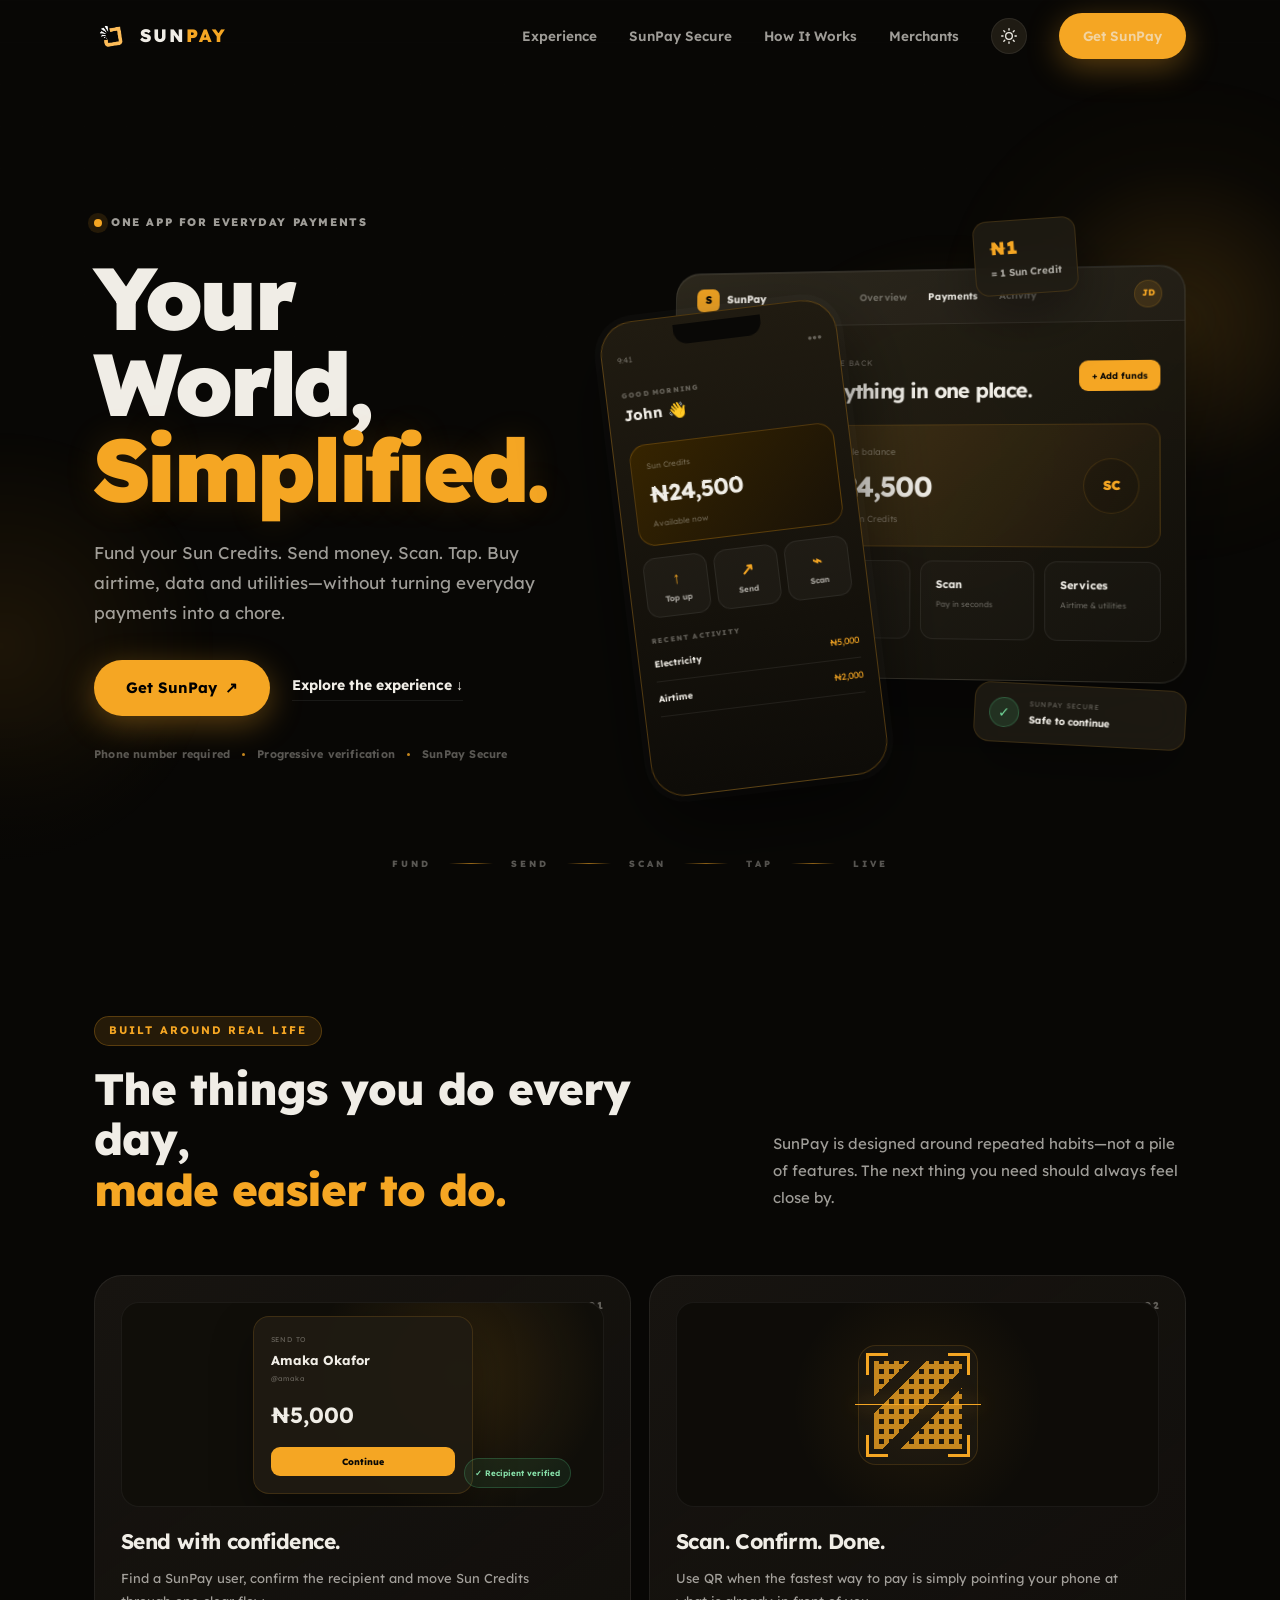
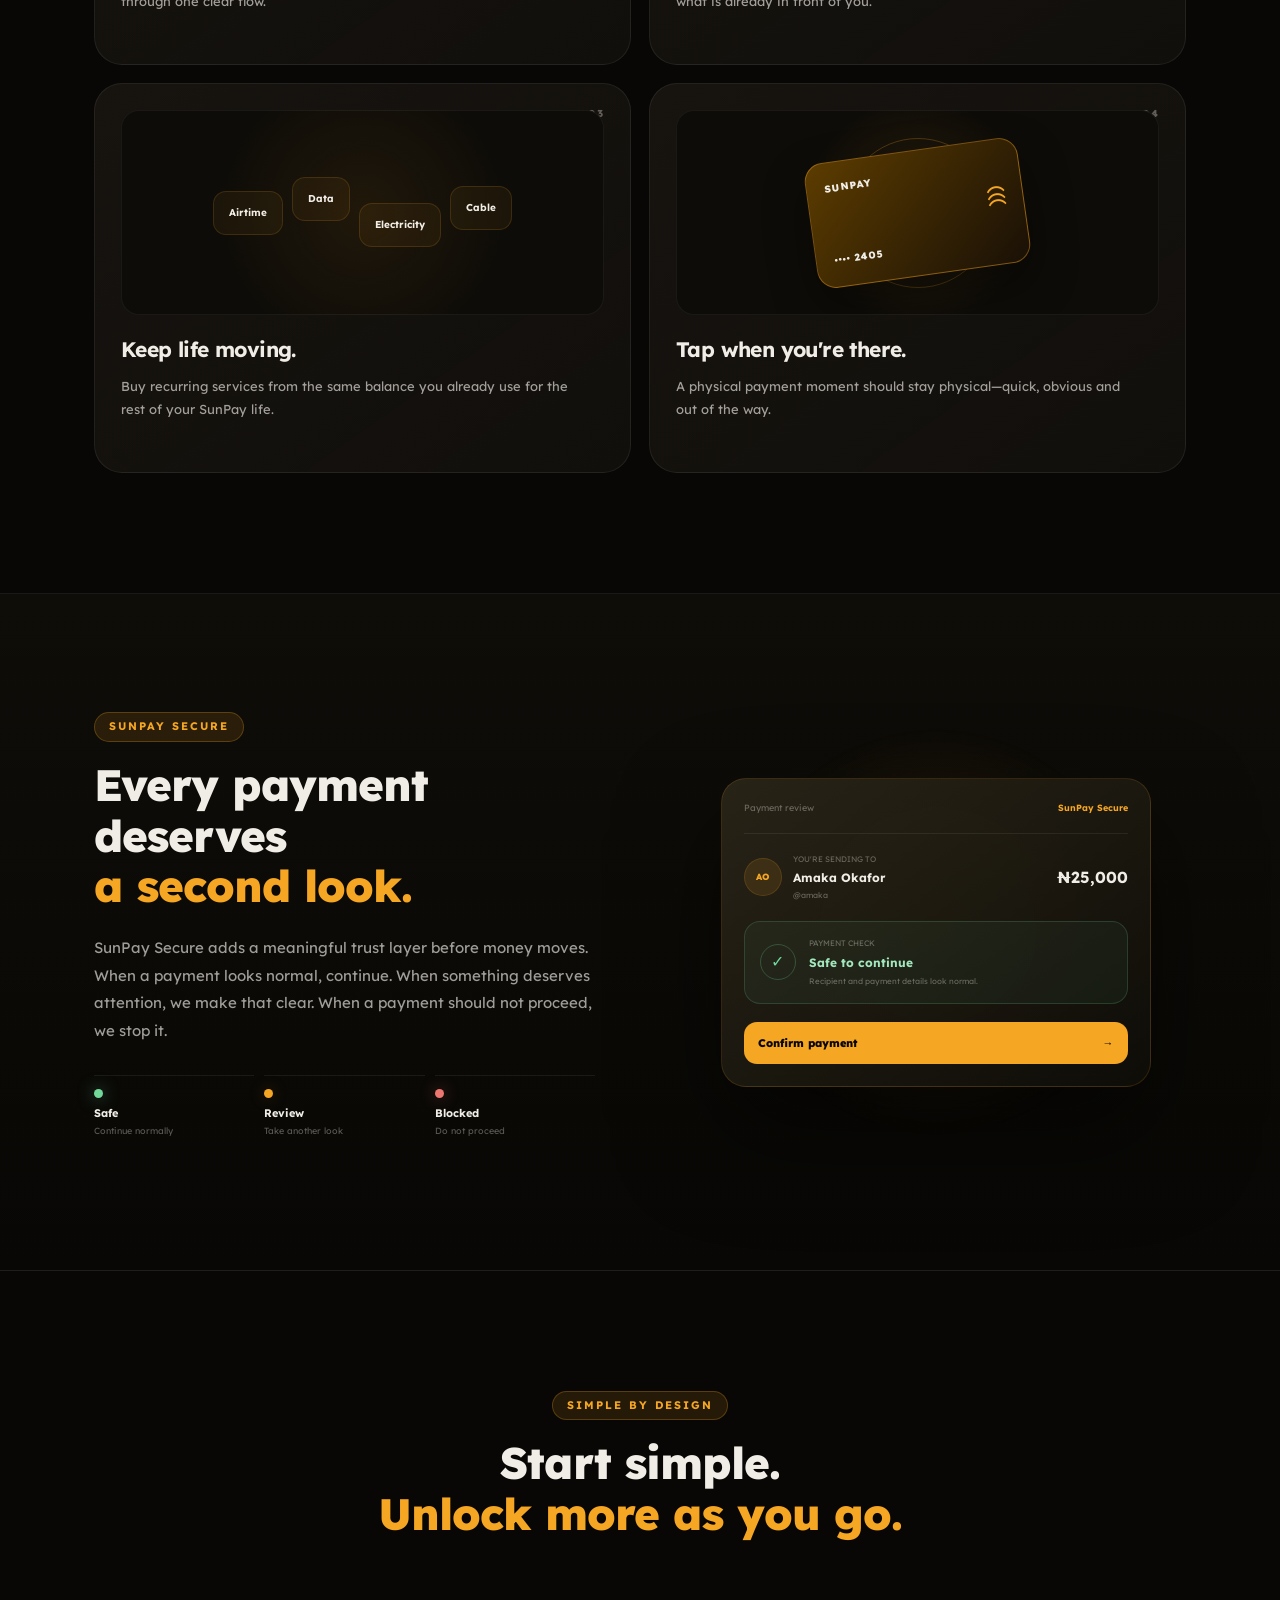
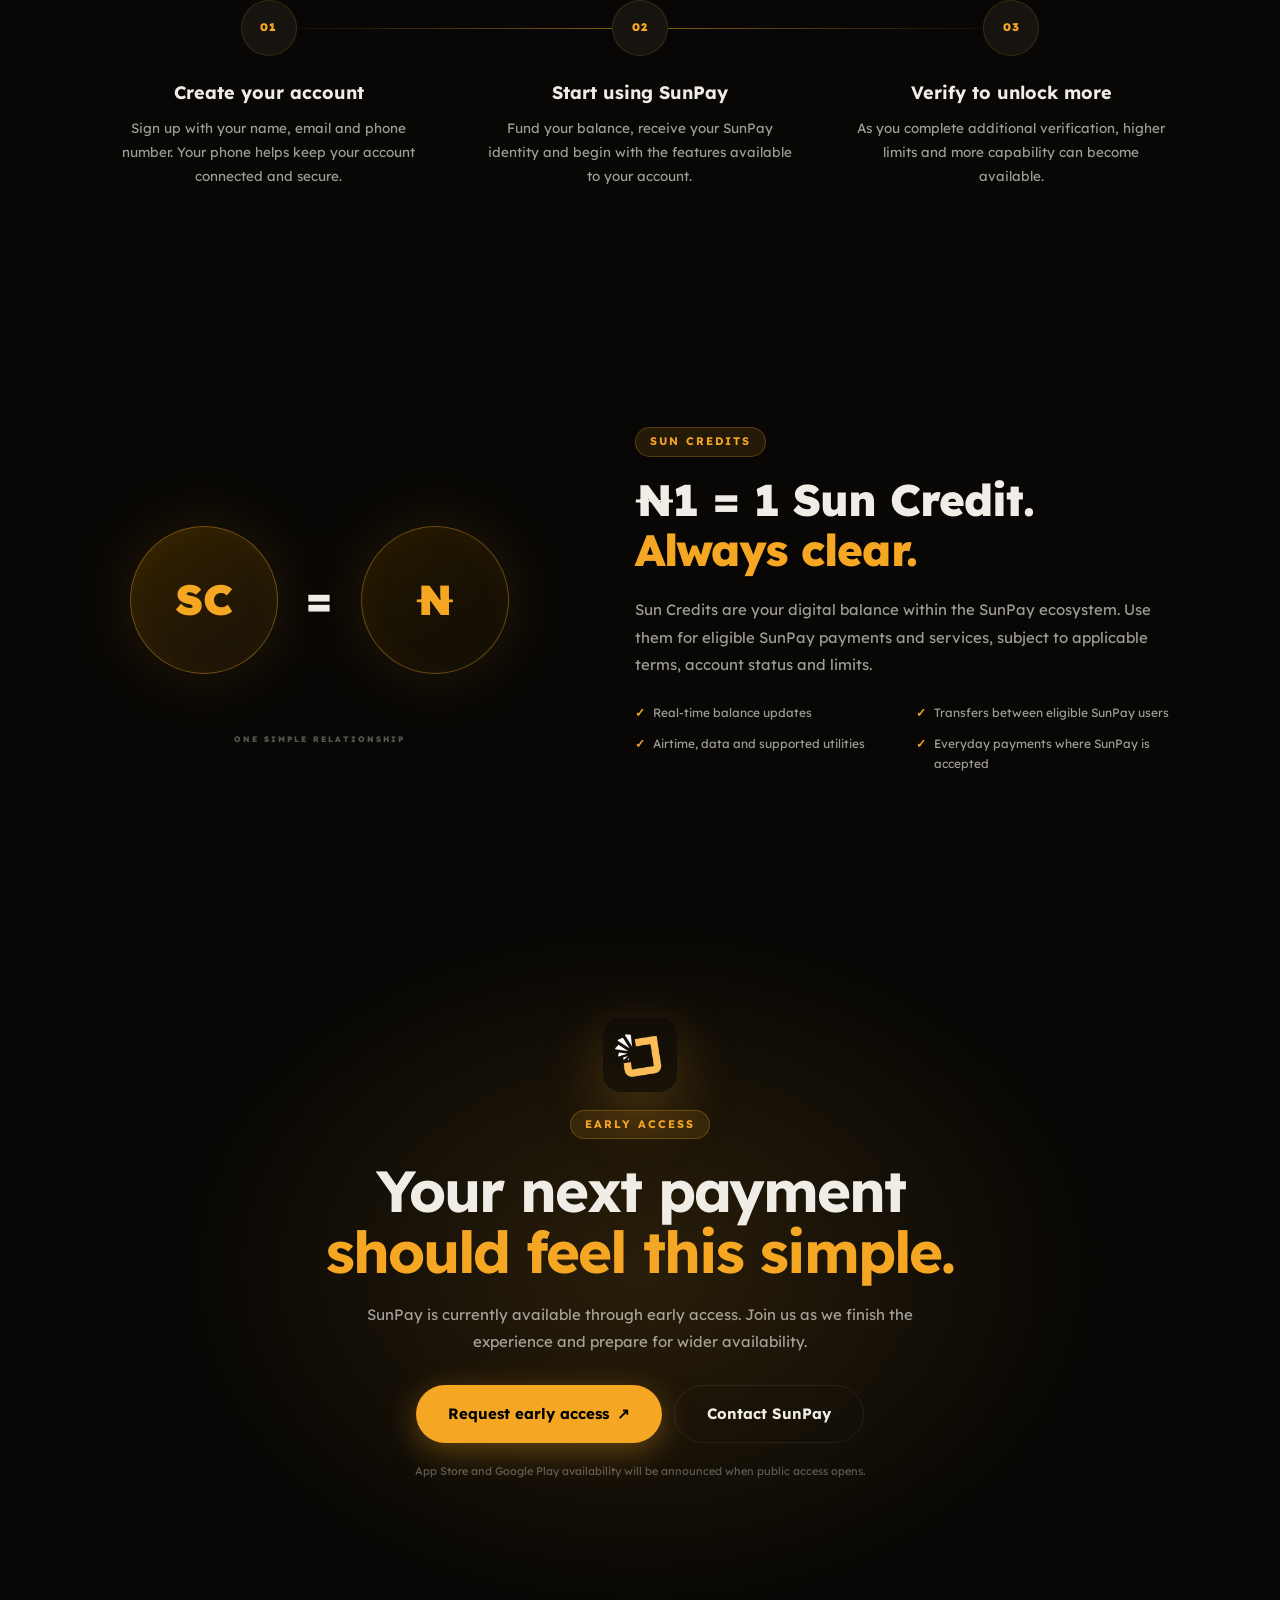
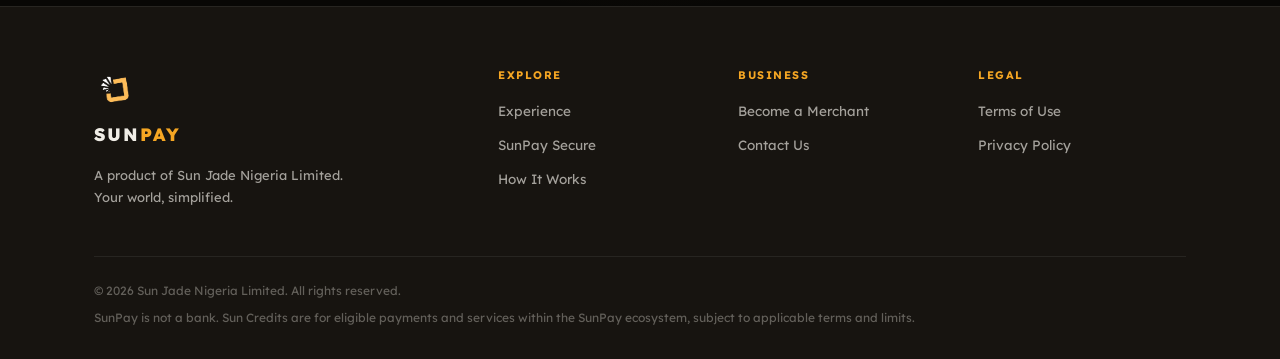
<file: index.html>
<!DOCTYPE html>
<html lang="en">
<head>
  <meta charset="UTF-8" />
  <meta name="viewport" content="width=device-width, initial-scale=1.0" />
  <title>SunPay — Your World, Simplified.</title>
  <meta name="description" content="SunPay helps you fund, send, scan, tap and pay for everyday services from one calm, secure experience." />
  <link rel="icon" type="image/png" href="assets/logo-dark.png" />
  <link rel="apple-touch-icon" href="assets/logo-dark.png" />
  <link rel="preconnect" href="https://fonts.googleapis.com" />
  <link rel="preconnect" href="https://fonts.gstatic.com" crossorigin />
  <link href="https://fonts.googleapis.com/css2?family=Lexend:wght@300;400;500;600;700;800;900&display=swap" rel="stylesheet" />
  <link rel="stylesheet" href="css/global.css" />
  <link rel="stylesheet" href="css/index.css" />
</head>
<body>

  <nav class="nav" id="nav">
    <div class="nav__inner">
      <a href="index.html" class="nav__logo" aria-label="SunPay home">
        <img src="assets/logo-dark.png" alt="SunPay" class="nav__logo-img" />
        <span class="nav__wordmark">SUN<span class="gold">PAY</span></span>
      </a>
      <div class="nav__links">
        <a href="#experience">Experience</a>
        <a href="#secure">SunPay Secure</a>
        <a href="#how">How It Works</a>
        <a href="merchant.html">Merchants</a>
        <button class="theme-toggle" id="themeToggle" aria-label="Toggle theme"><svg width="16" height="16" viewBox="0 0 24 24" fill="none" stroke="currentColor" stroke-width="2" stroke-linecap="round" stroke-linejoin="round" class="icon-sun"><circle cx="12" cy="12" r="5"/><line x1="12" y1="1" x2="12" y2="3"/><line x1="12" y1="21" x2="12" y2="23"/><line x1="4.22" y1="4.22" x2="5.64" y2="5.64"/><line x1="18.36" y1="18.36" x2="19.78" y2="19.78"/><line x1="1" y1="12" x2="3" y2="12"/><line x1="21" y1="12" x2="23" y2="12"/><line x1="4.22" y1="19.78" x2="5.64" y2="18.36"/><line x1="18.36" y1="5.64" x2="19.78" y2="4.22"/></svg><svg width="16" height="16" viewBox="0 0 24 24" fill="none" stroke="currentColor" stroke-width="2" stroke-linecap="round" stroke-linejoin="round" class="icon-moon"><path d="M21 12.79A9 9 0 1 1 11.21 3 7 7 0 0 0 21 12.79z"/></svg></button>
        <a href="#download" class="btn btn--gold">Get SunPay</a>
      </div>
      <button class="nav__burger" id="burger" aria-label="Menu"><span></span><span></span><span></span></button>
    </div>
    <div class="nav__mobile" id="mobileMenu">
      <a href="#experience">Experience</a>
      <a href="#secure">SunPay Secure</a>
      <a href="#how">How It Works</a>
      <a href="merchant.html">Merchants</a>
      <a href="#download">Get SunPay</a>
    </div>
  </nav>

  <main>
    <section class="hero" aria-labelledby="hero-title">
      <div class="hero__noise"></div>
      <div class="hero__orb hero__orb--1"></div>
      <div class="hero__orb hero__orb--2"></div>
      <div class="hero__inner container">
        <div class="hero__copy">
          <div class="eyebrow reveal"><span class="eyebrow__dot"></span> One app for everyday payments</div>
          <h1 class="hero__title reveal reveal--delay-1" id="hero-title">Your World,<br/><span class="hero__title-accent">Simplified.</span></h1>
          <p class="hero__sub reveal reveal--delay-2">Fund your Sun Credits. Send money. Scan. Tap. Buy airtime, data and utilities—without turning everyday payments into a chore.</p>
          <div class="hero__actions reveal reveal--delay-3">
            <a href="#download" class="btn btn--gold btn--lg">Get SunPay <span aria-hidden="true">↗</span></a>
            <a href="#experience" class="hero__text-link">Explore the experience <span aria-hidden="true">↓</span></a>
          </div>
          <div class="hero__proof reveal reveal--delay-4">
            <span>Phone number required</span><i></i><span>Progressive verification</span><i></i><span>SunPay Secure</span>
          </div>
        </div>

        <div class="hero__stage reveal reveal--delay-2" id="heroStage" aria-label="SunPay product preview">
          <div class="stage__halo"></div>
          <div class="stage__browser">
            <div class="browser__bar"><div class="browser__brand"><span class="browser__mark">S</span> SunPay</div><div class="browser__nav">Overview <span>Payments</span> Activity</div><div class="browser__avatar">JD</div></div>
            <div class="browser__body">
              <div class="browser__sidebar"><span class="sidebar__active">Overview</span><span>Send</span><span>Scan</span><span>Services</span><span>Activity</span></div>
              <div class="browser__main">
                <div class="browser__welcome"><div><small>WELCOME BACK</small><h3>Everything in one place.</h3></div><button>+ Add funds</button></div>
                <div class="browser__balance"><div><span>Available balance</span><strong>₦24,500</strong><small>24,500 Sun Credits</small></div><div class="balance__ring">SC</div></div>
                <div class="browser__tiles"><div><b>Send</b><span>To anyone on SunPay</span></div><div><b>Scan</b><span>Pay in seconds</span></div><div><b>Services</b><span>Airtime & utilities</span></div></div>
              </div>
            </div>
          </div>
          <div class="stage__phone">
            <div class="phone__top"><span>9:41</span><span>●●●</span></div>
            <div class="phone__head"><small>GOOD MORNING</small><strong>John 👋</strong></div>
            <div class="phone__balance"><span>Sun Credits</span><b>₦24,500</b><small>Available now</small></div>
            <div class="phone__quick"><button>↑<span>Top up</span></button><button>↗<span>Send</span></button><button>⌁<span>Scan</span></button></div>
            <div class="phone__activity"><span>RECENT ACTIVITY</span><div><b>Electricity</b><em>₦5,000</em></div><div><b>Airtime</b><em>₦2,000</em></div></div>
          </div>
          <div class="stage__card stage__card--secure"><span class="secure__icon">✓</span><div><small>SUNPAY SECURE</small><b>Safe to continue</b></div></div>
          <div class="stage__card stage__card--credit"><small>₦1</small><b>= 1 Sun Credit</b></div>
        </div>
      </div>
      <div class="hero__rail" aria-hidden="true"><span>FUND</span><i></i><span>SEND</span><i></i><span>SCAN</span><i></i><span>TAP</span><i></i><span>LIVE</span></div>
    </section>

    <section class="experience" id="experience">
      <div class="container">
        <div class="section-header section-header--split reveal">
          <div><span class="section-tag">Built around real life</span><h2 class="section-title">The things you do every day,<br/><span class="gold">made easier to do.</span></h2></div>
          <p>SunPay is designed around repeated habits—not a pile of features. The next thing you need should always feel close by.</p>
        </div>
        <div class="experience__grid">
          <article class="moment moment--send reveal"><div class="moment__number">01</div><div class="moment__visual moment__visual--send"><div class="mini-card"><small>SEND TO</small><b>Amaka Okafor</b><span>@amaka</span><strong>₦5,000</strong><button>Continue</button></div><div class="mini-pill">✓ Recipient verified</div></div><h3>Send with confidence.</h3><p>Find a SunPay user, confirm the recipient and move Sun Credits through one clear flow.</p></article>
          <article class="moment moment--scan reveal reveal--delay-1"><div class="moment__number">02</div><div class="moment__visual moment__visual--scan"><div class="qr-frame"><div class="qr-corner"></div><div class="qr-corner"></div><div class="qr-corner"></div><div class="qr-corner"></div><div class="qr-grid"></div></div><div class="scan-line"></div></div><h3>Scan. Confirm. Done.</h3><p>Use QR when the fastest way to pay is simply pointing your phone at what is already in front of you.</p></article>
          <article class="moment moment--services reveal reveal--delay-2"><div class="moment__number">03</div><div class="moment__visual moment__visual--services"><div class="service-chip">Airtime</div><div class="service-chip">Data</div><div class="service-chip">Electricity</div><div class="service-chip">Cable</div></div><h3>Keep life moving.</h3><p>Buy recurring services from the same balance you already use for the rest of your SunPay life.</p></article>
          <article class="moment moment--tap reveal reveal--delay-3"><div class="moment__number">04</div><div class="moment__visual moment__visual--tap"><div class="tap-card"><span>SUNPAY</span><div class="tap-card__wave">)))</div><b>•••• 2405</b></div><div class="tap-pulse"></div></div><h3>Tap when you're there.</h3><p>A physical payment moment should stay physical—quick, obvious and out of the way.</p></article>
        </div>
      </div>
    </section>

    <section class="secure" id="secure">
      <div class="container secure__inner">
        <div class="secure__copy reveal"><span class="section-tag">SunPay Secure</span><h2 class="section-title">Every payment deserves<br/><span class="gold">a second look.</span></h2><p>SunPay Secure adds a meaningful trust layer before money moves. When a payment looks normal, continue. When something deserves attention, we make that clear. When a payment should not proceed, we stop it.</p><div class="secure__legend"><div><span class="legend-dot legend-dot--safe"></span><b>Safe</b><small>Continue normally</small></div><div><span class="legend-dot legend-dot--review"></span><b>Review</b><small>Take another look</small></div><div><span class="legend-dot legend-dot--block"></span><b>Blocked</b><small>Do not proceed</small></div></div></div>
        <div class="secure__visual reveal reveal--delay-1"><div class="security-panel"><div class="security-panel__top"><span>Payment review</span><b>SunPay Secure</b></div><div class="security-recipient"><div class="recipient-avatar">AO</div><div><small>YOU'RE SENDING TO</small><b>Amaka Okafor</b><span>@amaka</span></div><strong>₦25,000</strong></div><div class="security-status"><div class="security-status__icon">✓</div><div><small>PAYMENT CHECK</small><b>Safe to continue</b><span>Recipient and payment details look normal.</span></div></div><button>Confirm payment <span>→</span></button></div><div class="security-glow"></div></div>
      </div>
    </section>

    <section class="how" id="how">
      <div class="container">
        <div class="section-header reveal"><span class="section-tag">Simple by design</span><h2 class="section-title">Start simple.<br/><span class="gold">Unlock more as you go.</span></h2></div>
        <div class="how__steps">
          <article class="how__step reveal"><span class="how__step-number">01</span><h3>Create your account</h3><p>Sign up with your name, email and phone number. Your phone helps keep your account connected and secure.</p></article>
          <article class="how__step reveal reveal--delay-1"><span class="how__step-number">02</span><h3>Start using SunPay</h3><p>Fund your balance, receive your SunPay identity and begin with the features available to your account.</p></article>
          <article class="how__step reveal reveal--delay-2"><span class="how__step-number">03</span><h3>Verify to unlock more</h3><p>As you complete additional verification, higher limits and more capability can become available.</p></article>
        </div>
      </div>
    </section>

    <section class="credits" id="credits">
      <div class="container credits__inner">
        <div class="credits__visual reveal"><div class="credits__orb credits__orb--sun">SC</div><div class="credits__equals">=</div><div class="credits__orb credits__orb--naira">₦</div><div class="credits__caption">ONE SIMPLE RELATIONSHIP</div></div>
        <div class="credits__text reveal reveal--delay-1"><span class="section-tag">Sun Credits</span><h2 class="section-title">₦1 = 1 Sun Credit.<br/><span class="gold">Always clear.</span></h2><p>Sun Credits are your digital balance within the SunPay ecosystem. Use them for eligible SunPay payments and services, subject to applicable terms, account status and limits.</p><ul><li>Real-time balance updates</li><li>Transfers between eligible SunPay users</li><li>Airtime, data and supported utilities</li><li>Everyday payments where SunPay is accepted</li></ul></div>
      </div>
    </section>

    <section class="download" id="download">
      <div class="download__glow"></div>
      <div class="container"><div class="download__inner reveal"><img src="assets/logo-dark.png" alt="SunPay" class="download__logo" /><span class="section-tag">Early access</span><h2 class="download__title">Your next payment<br/><span class="gold">should feel this simple.</span></h2><p class="download__sub">SunPay is currently available through early access. Join us as we finish the experience and prepare for wider availability.</p><div class="download__actions"><a href="mailto:sunpayngltd@gmail.com?subject=SunPay%20Early%20Access" class="btn btn--gold btn--lg">Request early access <span aria-hidden="true">↗</span></a><a href="mailto:sunpayngltd@gmail.com" class="btn btn--ghost btn--lg">Contact SunPay</a></div><p class="download__notice">App Store and Google Play availability will be announced when public access opens.</p></div></div>
    </section>
  </main>

  <footer class="footer">
    <div class="container"><div class="footer__top"><div class="footer__brand"><img src="assets/logo-dark.png" alt="SunPay" class="footer__logo" /><span class="footer__wordmark">SUN<span class="gold">PAY</span></span><p>A product of Sun Jade Nigeria Limited.<br/>Your world, simplified.</p></div><div class="footer__links"><div class="footer__col"><h4>Explore</h4><a href="#experience">Experience</a><a href="#secure">SunPay Secure</a><a href="#how">How It Works</a></div><div class="footer__col"><h4>Business</h4><a href="merchant.html">Become a Merchant</a><a href="mailto:sunpayngltd@gmail.com">Contact Us</a></div><div class="footer__col"><h4>Legal</h4><a href="terms.html">Terms of Use</a><a href="privacy.html">Privacy Policy</a></div></div></div><div class="footer__bottom"><p>© 2026 Sun Jade Nigeria Limited. All rights reserved.</p><p>SunPay is not a bank. Sun Credits are for eligible payments and services within the SunPay ecosystem, subject to applicable terms and limits.</p></div></div>
  </footer>

  <script src="js/main.js"></script>
</body>
</html>
</file>
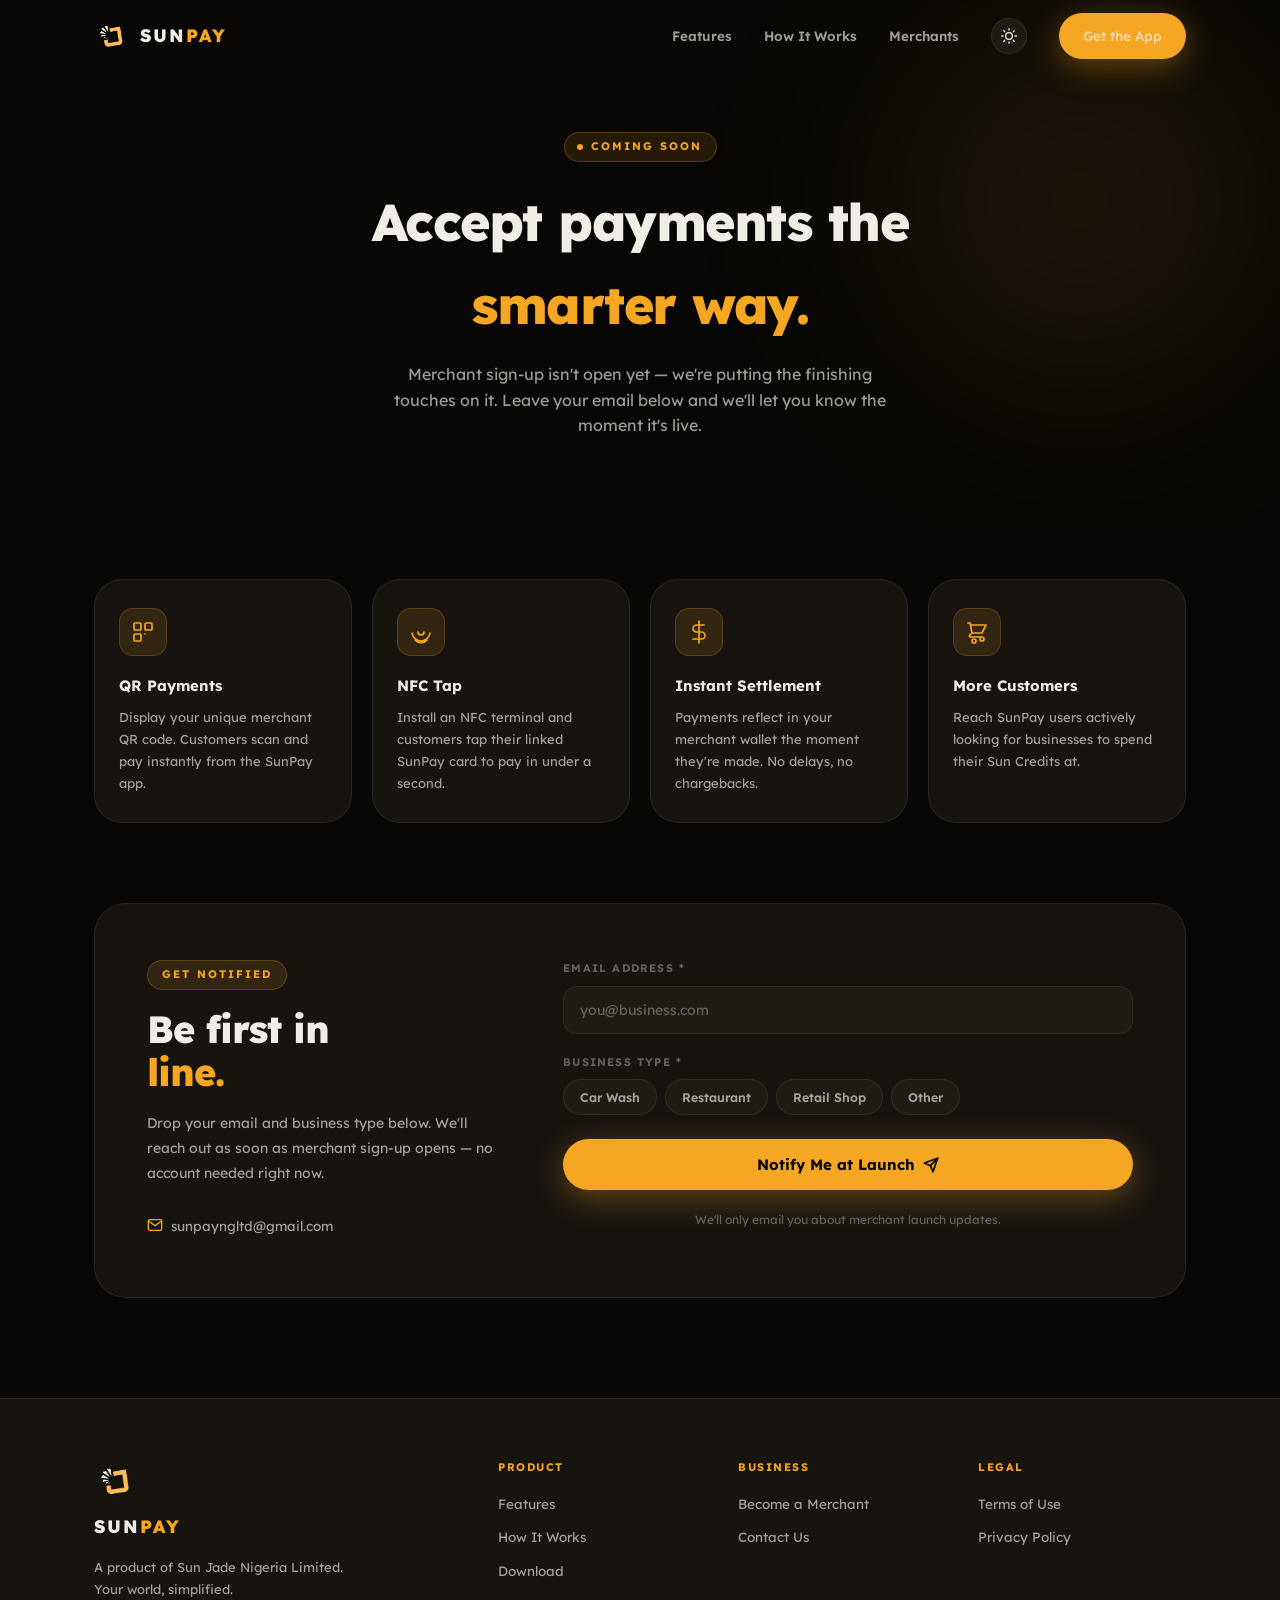
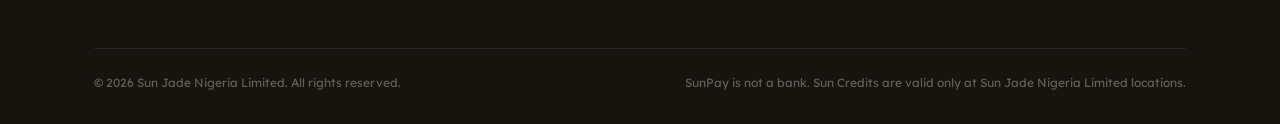
<file: merchant.html>
<!DOCTYPE html>
<html lang="en">
<head>
  <meta charset="UTF-8" />
  <meta name="viewport" content="width=device-width, initial-scale=1.0" />
  <title>Become a Merchant — SunPay</title>
  <meta name="description" content="Accept QR and NFC payments at your business with SunPay. Merchant sign-up is coming soon — register your interest today." />
  <link rel="icon" type="image/png" href="assets/logo-dark.png" />
  <link rel="apple-touch-icon" href="assets/logo-dark.png" />
  <link rel="preconnect" href="https://fonts.googleapis.com" />
  <link rel="preconnect" href="https://fonts.gstatic.com" crossorigin />
  <link href="https://fonts.googleapis.com/css2?family=Lexend:wght@300;400;500;600;700;800;900&display=swap" rel="stylesheet" />
  <link rel="stylesheet" href="css/global.css" />
  <link rel="stylesheet" href="css/merchant.css" />
</head>
<body>

  <nav class="nav" id="nav">
    <div class="nav__inner">
      <a href="index.html" class="nav__logo">
        <img src="assets/logo-dark.png" alt="SunPay" class="nav__logo-img" />
        <span class="nav__wordmark">SUN<span class="gold">PAY</span></span>
      </a>
      <div class="nav__links">
        <a href="index.html#features">Features</a>
        <a href="index.html#how">How It Works</a>
        <a href="merchant.html" class="gold">Merchants</a>
        <button class="theme-toggle" id="themeToggle" aria-label="Toggle theme"><svg width="16" height="16" viewBox="0 0 24 24" fill="none" stroke="currentColor" stroke-width="2" stroke-linecap="round" stroke-linejoin="round" class="icon-sun"><circle cx="12" cy="12" r="5"/><line x1="12" y1="1" x2="12" y2="3"/><line x1="12" y1="21" x2="12" y2="23"/><line x1="4.22" y1="4.22" x2="5.64" y2="5.64"/><line x1="18.36" y1="18.36" x2="19.78" y2="19.78"/><line x1="1" y1="12" x2="3" y2="12"/><line x1="21" y1="12" x2="23" y2="12"/><line x1="4.22" y1="19.78" x2="5.64" y2="18.36"/><line x1="18.36" y1="5.64" x2="19.78" y2="4.22"/></svg><svg width="16" height="16" viewBox="0 0 24 24" fill="none" stroke="currentColor" stroke-width="2" stroke-linecap="round" stroke-linejoin="round" class="icon-moon" style="display:none"><path d="M21 12.79A9 9 0 1 1 11.21 3 7 7 0 0 0 21 12.79z"/></svg></button>
        <a href="index.html#download" class="btn btn--gold">Get the App</a>
      </div>
      <button class="nav__burger" id="burger" aria-label="Menu">
        <span></span><span></span><span></span>
      </button>
    </div>
    <div class="nav__mobile" id="mobileMenu">
      <a href="index.html#features">Features</a>
      <a href="index.html#how">How It Works</a>
      <a href="merchant.html">Merchants</a>
      <a href="index.html#download">Get the App</a>
    </div>
  </nav>

  <!-- HERO -->
  <section class="page-hero merchant-hero">
    <div class="merchant-hero__glow"></div>
    <div class="container">
      <span class="section-tag reveal coming-soon-badge">Coming Soon</span>
      <h1 class="page-hero__title reveal reveal--delay-1">
        Accept payments the<br/><span class="gold">smarter way.</span>
      </h1>
      <p class="page-hero__sub reveal reveal--delay-2">
        Merchant sign-up isn't open yet — we're putting the finishing touches on it. Leave your email below and we'll let you know the moment it's live.
      </p>
    </div>
  </section>

  <!-- BENEFITS -->
  <section class="merchant-benefits">
    <div class="container">
      <div class="merchant-benefits__grid">
        <div class="m-benefit reveal">
          <div class="m-benefit__icon">
            <svg width="24" height="24" viewBox="0 0 24 24" fill="none" stroke="#F5A623" stroke-width="1.7" stroke-linecap="round" stroke-linejoin="round"><rect x="3" y="3" width="7" height="7" rx="1"/><rect x="14" y="3" width="7" height="7" rx="1"/><rect x="3" y="14" width="7" height="7" rx="1"/><line x1="14" y1="14" x2="14" y2="14.01"/></svg>
          </div>
          <h3>QR Payments</h3>
          <p>Display your unique merchant QR code. Customers scan and pay instantly from the SunPay app.</p>
        </div>
        <div class="m-benefit reveal reveal--delay-1">
          <div class="m-benefit__icon">
            <svg width="24" height="24" viewBox="0 0 24 24" fill="none" stroke="#F5A623" stroke-width="1.7" stroke-linecap="round" stroke-linejoin="round"><path d="M6.3 20.3a8 8 0 0 0 11.4 0"/><path d="M3.05 13a9 9 0 0 0 17.9 0"/><path d="M9 12a3 3 0 0 0 6 0"/></svg>
          </div>
          <h3>NFC Tap</h3>
          <p>Install an NFC terminal and customers tap their linked SunPay card to pay in under a second.</p>
        </div>
        <div class="m-benefit reveal reveal--delay-2">
          <div class="m-benefit__icon">
            <svg width="24" height="24" viewBox="0 0 24 24" fill="none" stroke="#F5A623" stroke-width="1.7" stroke-linecap="round" stroke-linejoin="round"><line x1="12" y1="1" x2="12" y2="23"/><path d="M17 5H9.5a3.5 3.5 0 0 0 0 7h5a3.5 3.5 0 0 1 0 7H6"/></svg>
          </div>
          <h3>Instant Settlement</h3>
          <p>Payments reflect in your merchant wallet the moment they're made. No delays, no chargebacks.</p>
        </div>
        <div class="m-benefit reveal reveal--delay-3">
          <div class="m-benefit__icon">
            <svg width="24" height="24" viewBox="0 0 24 24" fill="none" stroke="#F5A623" stroke-width="1.7" stroke-linecap="round" stroke-linejoin="round"><path d="M3 3h2l.4 2M7 13h10l4-8H5.4M7 13L5.4 5M7 13l-2.293 2.293c-.63.63-.184 1.707.707 1.707H17m0 0a2 2 0 1 0 0 4 2 2 0 0 0 0-4zm-8 2a2 2 0 1 0 0 4 2 2 0 0 0 0-4z"/></svg>
          </div>
          <h3>More Customers</h3>
          <p>Reach SunPay users actively looking for businesses to spend their Sun Credits at.</p>
        </div>
      </div>
    </div>
  </section>

  <!-- COMING SOON FORM -->
  <section class="merchant-form-section">
    <div class="container">
      <div class="merchant-form-wrap merchant-form-wrap--soon reveal">
        <div class="merchant-form-left">
          <span class="section-tag">Get Notified</span>
          <h2 class="section-title">Be first in<br/><span class="gold">line.</span></h2>
          <p>Drop your email and business type below. We'll reach out as soon as merchant sign-up opens — no account needed right now.</p>
          <div class="merchant-contact">
            <a href="mailto:sunpayngltd@gmail.com">
              <svg width="16" height="16" viewBox="0 0 24 24" fill="none" stroke="#F5A623" stroke-width="2" stroke-linecap="round" stroke-linejoin="round"><path d="M4 4h16c1.1 0 2 .9 2 2v12c0 1.1-.9 2-2 2H4c-1.1 0-2-.9-2-2V6c0-1.1.9-2 2-2z"/><polyline points="22,6 12,13 2,6"/></svg>
              sunpayngltd@gmail.com
            </a>
          </div>
        </div>

        <form class="merchant-form" id="merchantForm" autocomplete="off" action="https://formspree.io/f/mbdnllyk" method="POST">
          <div class="form-field">
            <label>Email Address *</label>
            <input type="email" name="email" placeholder="you@business.com" required />
          </div>

          <div class="form-field">
            <label>Business Type *</label>
            <div class="chip-group" data-name="business_type">
              <button type="button" class="chip" data-value="Car Wash">Car Wash</button>
              <button type="button" class="chip" data-value="Restaurant">Restaurant</button>
              <button type="button" class="chip" data-value="Retail Shop">Retail Shop</button>
              <button type="button" class="chip" data-value="Other">Other</button>
            </div>
            <input type="hidden" name="business_type" required />
          </div>

          <button type="submit" class="btn btn--gold btn--lg form-submit">
            Notify Me at Launch
            <svg width="16" height="16" viewBox="0 0 24 24" fill="none" stroke="currentColor" stroke-width="2.5" stroke-linecap="round" stroke-linejoin="round"><line x1="22" y1="2" x2="11" y2="13"/><polygon points="22 2 15 22 11 13 2 9 22 2"/></svg>
          </button>

          <p class="form-note">We'll only email you about merchant launch updates.</p>
        </form>
      </div>
    </div>
  </section>

  <footer class="footer">
    <div class="container">
      <div class="footer__top">
        <div class="footer__brand">
          <img src="assets/logo-dark.png" alt="SunPay" class="footer__logo" />
          <span class="footer__wordmark">SUN<span class="gold">PAY</span></span>
          <p>A product of Sun Jade Nigeria Limited.<br/>Your world, simplified.</p>
        </div>
        <div class="footer__links">
          <div class="footer__col">
            <h4>Product</h4>
            <a href="index.html#features">Features</a>
            <a href="index.html#how">How It Works</a>
            <a href="index.html#download">Download</a>
          </div>
          <div class="footer__col">
            <h4>Business</h4>
            <a href="merchant.html">Become a Merchant</a>
            <a href="mailto:sunpayngltd@gmail.com">Contact Us</a>
          </div>
          <div class="footer__col">
            <h4>Legal</h4>
            <a href="terms.html">Terms of Use</a>
            <a href="privacy.html">Privacy Policy</a>
          </div>
        </div>
      </div>
      <div class="footer__bottom">
        <p>© 2026 Sun Jade Nigeria Limited. All rights reserved.</p>
        <p>SunPay is not a bank. Sun Credits are valid only at Sun Jade Nigeria Limited locations.</p>
      </div>
    </div>
  </footer>

  <script src="js/main.js"></script>
  <script>
    // Chip group logic
    document.querySelectorAll('.chip-group').forEach(group => {
      const name = group.dataset.name;
      const hidden = group.parentElement.querySelector(`input[name="${name}"]`);
      group.querySelectorAll('.chip').forEach(chip => {
        chip.addEventListener('click', () => {
          group.querySelectorAll('.chip').forEach(c => c.classList.remove('active'));
          chip.classList.add('active');
          hidden.value = chip.dataset.value;
        });
      });
    });
  </script>
</body>
</html>
</file>
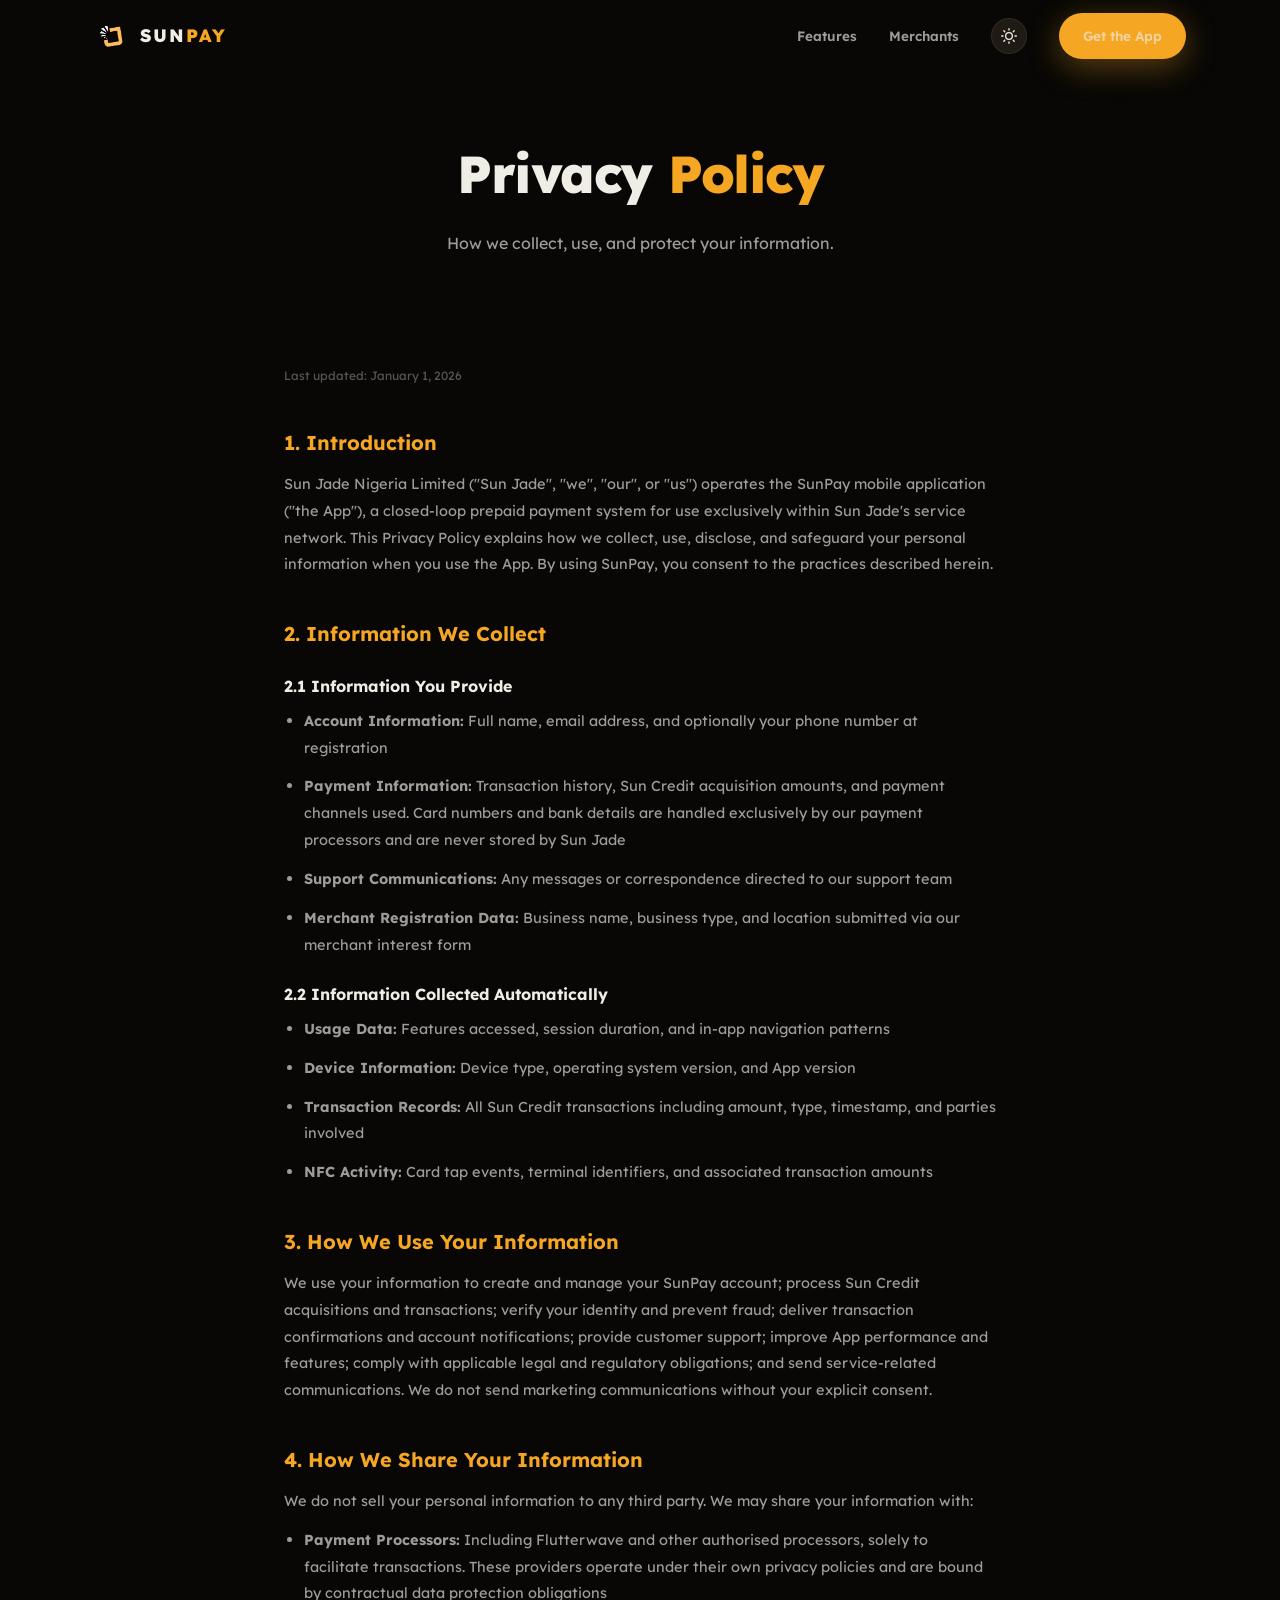
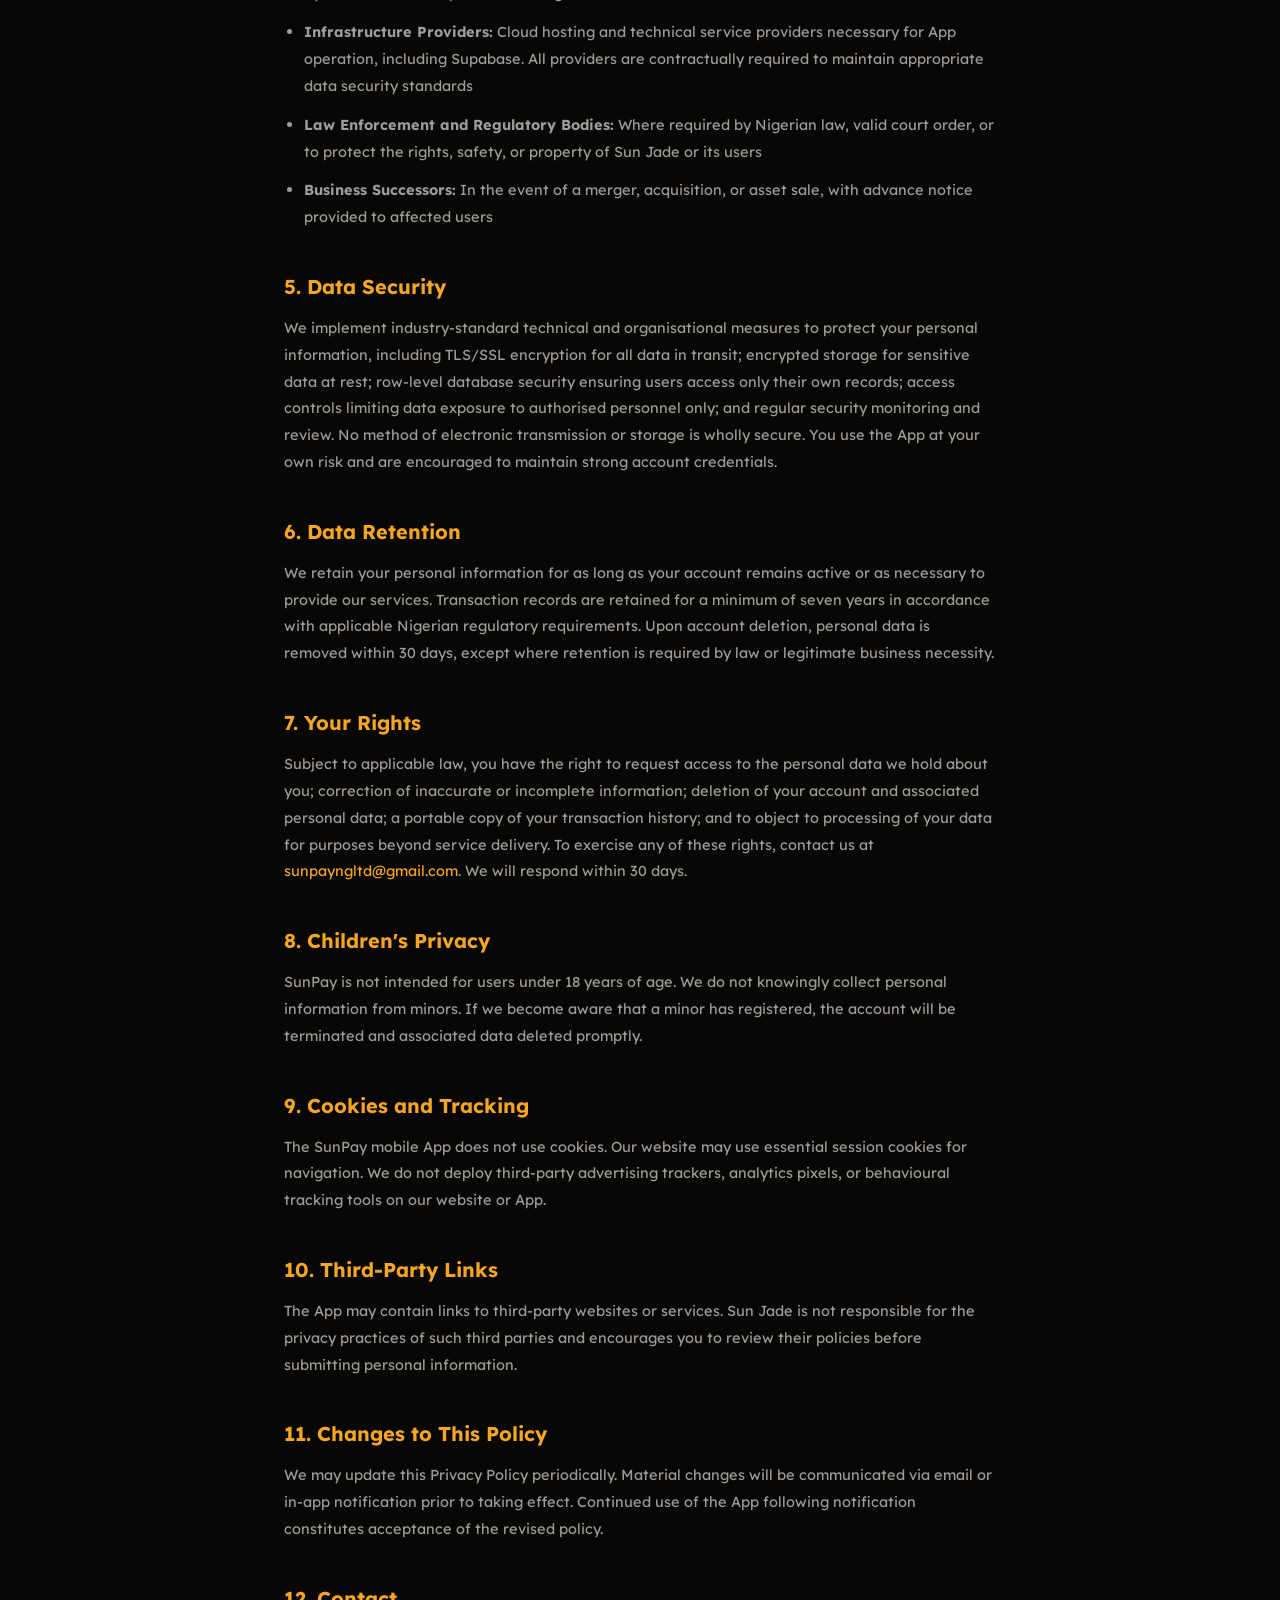
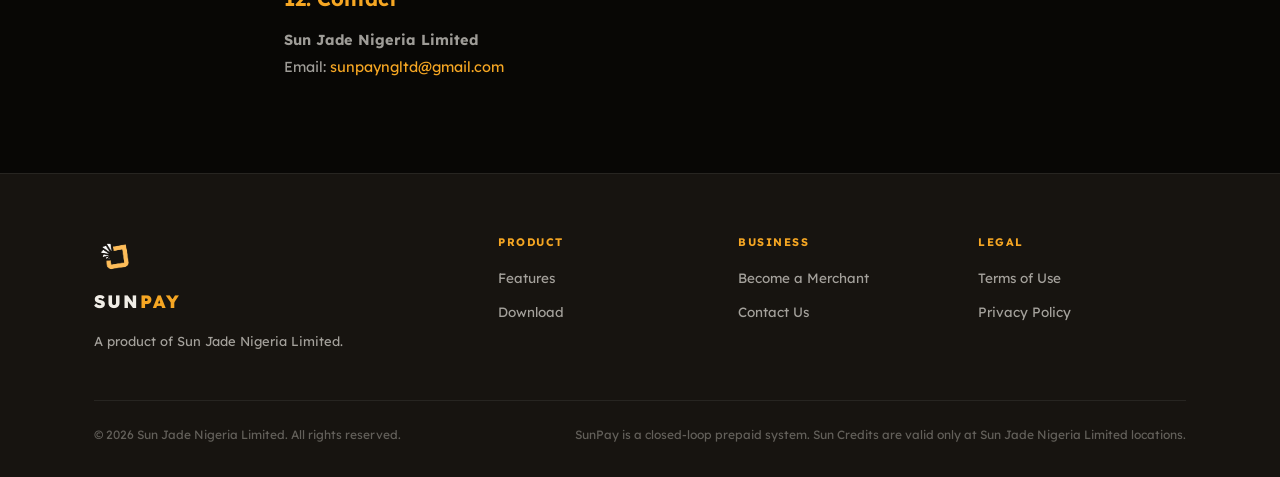
<file: privacy.html>
<!DOCTYPE html>
<html lang="en">
<head>
  <meta charset="UTF-8" />
  <meta name="viewport" content="width=device-width, initial-scale=1.0" />
  <title>Privacy Policy — SunPay</title>
  <link rel="icon" type="image/png" href="assets/logo-dark.png" />
  <link rel="preconnect" href="https://fonts.googleapis.com" />
  <link rel="preconnect" href="https://fonts.gstatic.com" crossorigin />
  <link href="https://fonts.googleapis.com/css2?family=Lexend:wght@300;400;500;600;700;800;900&display=swap" rel="stylesheet" />
  <link rel="stylesheet" href="css/global.css" />
</head>
<body>
  <nav class="nav scrolled" id="nav">
    <div class="nav__inner">
      <a href="index.html" class="nav__logo">
        <img src="assets/logo-dark.png" alt="SunPay" class="nav__logo-img" />
        <span class="nav__wordmark">SUN<span class="gold">PAY</span></span>
      </a>
      <div class="nav__links">
        <a href="index.html#features">Features</a>
        <a href="merchant.html">Merchants</a>
        <button class="theme-toggle" id="themeToggle" aria-label="Toggle theme"><svg width="16" height="16" viewBox="0 0 24 24" fill="none" stroke="currentColor" stroke-width="2" stroke-linecap="round" stroke-linejoin="round" class="icon-sun"><circle cx="12" cy="12" r="5"/><line x1="12" y1="1" x2="12" y2="3"/><line x1="12" y1="21" x2="12" y2="23"/><line x1="4.22" y1="4.22" x2="5.64" y2="5.64"/><line x1="18.36" y1="18.36" x2="19.78" y2="19.78"/><line x1="1" y1="12" x2="3" y2="12"/><line x1="21" y1="12" x2="23" y2="12"/><line x1="4.22" y1="19.78" x2="5.64" y2="18.36"/><line x1="18.36" y1="5.64" x2="19.78" y2="4.22"/></svg><svg width="16" height="16" viewBox="0 0 24 24" fill="none" stroke="currentColor" stroke-width="2" stroke-linecap="round" stroke-linejoin="round" class="icon-moon" style="display:none"><path d="M21 12.79A9 9 0 1 1 11.21 3 7 7 0 0 0 21 12.79z"/></svg></button>
        <a href="index.html#download" class="btn btn--gold">Get the App</a>
      </div>
      <button class="nav__burger" id="burger"><span></span><span></span><span></span></button>
    </div>
    <div class="nav__mobile" id="mobileMenu">
      <a href="index.html">Home</a>
      <a href="merchant.html">Merchants</a>
      <a href="terms.html">Terms of Use</a>
    </div>
  </nav>

  <section class="page-hero">
    <div class="container">
      <h1 class="page-hero__title">Privacy <span class="gold">Policy</span></h1>
      <p class="page-hero__sub">How we collect, use, and protect your information.</p>
    </div>
  </section>

  <div class="prose container">
    <p class="last-updated">Last updated: January 1, 2026</p>

    <h2>1. Introduction</h2>
    <p>Sun Jade Nigeria Limited ("Sun Jade", "we", "our", or "us") operates the SunPay mobile application ("the App"), a closed-loop prepaid payment system for use exclusively within Sun Jade's service network. This Privacy Policy explains how we collect, use, disclose, and safeguard your personal information when you use the App. By using SunPay, you consent to the practices described herein.</p>

    <h2>2. Information We Collect</h2>
    <h3>2.1 Information You Provide</h3>
    <ul>
      <li><strong>Account Information:</strong> Full name, email address, and optionally your phone number at registration</li>
      <li><strong>Payment Information:</strong> Transaction history, Sun Credit acquisition amounts, and payment channels used. Card numbers and bank details are handled exclusively by our payment processors and are never stored by Sun Jade</li>
      <li><strong>Support Communications:</strong> Any messages or correspondence directed to our support team</li>
      <li><strong>Merchant Registration Data:</strong> Business name, business type, and location submitted via our merchant interest form</li>
    </ul>

    <h3>2.2 Information Collected Automatically</h3>
    <ul>
      <li><strong>Usage Data:</strong> Features accessed, session duration, and in-app navigation patterns</li>
      <li><strong>Device Information:</strong> Device type, operating system version, and App version</li>
      <li><strong>Transaction Records:</strong> All Sun Credit transactions including amount, type, timestamp, and parties involved</li>
      <li><strong>NFC Activity:</strong> Card tap events, terminal identifiers, and associated transaction amounts</li>
    </ul>

    <h2>3. How We Use Your Information</h2>
    <p>We use your information to create and manage your SunPay account; process Sun Credit acquisitions and transactions; verify your identity and prevent fraud; deliver transaction confirmations and account notifications; provide customer support; improve App performance and features; comply with applicable legal and regulatory obligations; and send service-related communications. We do not send marketing communications without your explicit consent.</p>

    <h2>4. How We Share Your Information</h2>
    <p>We do not sell your personal information to any third party. We may share your information with:</p>
    <ul>
      <li><strong>Payment Processors:</strong> Including Flutterwave and other authorised processors, solely to facilitate transactions. These providers operate under their own privacy policies and are bound by contractual data protection obligations</li>
      <li><strong>Infrastructure Providers:</strong> Cloud hosting and technical service providers necessary for App operation, including Supabase. All providers are contractually required to maintain appropriate data security standards</li>
      <li><strong>Law Enforcement and Regulatory Bodies:</strong> Where required by Nigerian law, valid court order, or to protect the rights, safety, or property of Sun Jade or its users</li>
      <li><strong>Business Successors:</strong> In the event of a merger, acquisition, or asset sale, with advance notice provided to affected users</li>
    </ul>

    <h2>5. Data Security</h2>
    <p>We implement industry-standard technical and organisational measures to protect your personal information, including TLS/SSL encryption for all data in transit; encrypted storage for sensitive data at rest; row-level database security ensuring users access only their own records; access controls limiting data exposure to authorised personnel only; and regular security monitoring and review. No method of electronic transmission or storage is wholly secure. You use the App at your own risk and are encouraged to maintain strong account credentials.</p>

    <h2>6. Data Retention</h2>
    <p>We retain your personal information for as long as your account remains active or as necessary to provide our services. Transaction records are retained for a minimum of seven years in accordance with applicable Nigerian regulatory requirements. Upon account deletion, personal data is removed within 30 days, except where retention is required by law or legitimate business necessity.</p>

    <h2>7. Your Rights</h2>
    <p>Subject to applicable law, you have the right to request access to the personal data we hold about you; correction of inaccurate or incomplete information; deletion of your account and associated personal data; a portable copy of your transaction history; and to object to processing of your data for purposes beyond service delivery. To exercise any of these rights, contact us at <a href="mailto:sunpayngltd@gmail.com">sunpayngltd@gmail.com</a>. We will respond within 30 days.</p>

    <h2>8. Children's Privacy</h2>
    <p>SunPay is not intended for users under 18 years of age. We do not knowingly collect personal information from minors. If we become aware that a minor has registered, the account will be terminated and associated data deleted promptly.</p>

    <h2>9. Cookies and Tracking</h2>
    <p>The SunPay mobile App does not use cookies. Our website may use essential session cookies for navigation. We do not deploy third-party advertising trackers, analytics pixels, or behavioural tracking tools on our website or App.</p>

    <h2>10. Third-Party Links</h2>
    <p>The App may contain links to third-party websites or services. Sun Jade is not responsible for the privacy practices of such third parties and encourages you to review their policies before submitting personal information.</p>

    <h2>11. Changes to This Policy</h2>
    <p>We may update this Privacy Policy periodically. Material changes will be communicated via email or in-app notification prior to taking effect. Continued use of the App following notification constitutes acceptance of the revised policy.</p>

    <h2>12. Contact</h2>
    <p><strong>Sun Jade Nigeria Limited</strong><br/>
    Email: <a href="mailto:sunpayngltd@gmail.com">sunpayngltd@gmail.com</a></p>
  </div>

  <footer class="footer">
    <div class="container">
      <div class="footer__top">
        <div class="footer__brand">
          <img src="assets/logo-dark.png" alt="SunPay" class="footer__logo" />
          <span class="footer__wordmark">SUN<span class="gold">PAY</span></span>
          <p>A product of Sun Jade Nigeria Limited.</p>
        </div>
        <div class="footer__links">
          <div class="footer__col"><h4>Product</h4><a href="index.html#features">Features</a><a href="index.html#download">Download</a></div>
          <div class="footer__col"><h4>Business</h4><a href="merchant.html">Become a Merchant</a><a href="mailto:sunpayngltd@gmail.com">Contact Us</a></div>
          <div class="footer__col"><h4>Legal</h4><a href="terms.html">Terms of Use</a><a href="privacy.html">Privacy Policy</a></div>
        </div>
      </div>
      <div class="footer__bottom">
        <p>© 2026 Sun Jade Nigeria Limited. All rights reserved.</p>
        <p>SunPay is a closed-loop prepaid system. Sun Credits are valid only at Sun Jade Nigeria Limited locations.</p>
      </div>
    </div>
  </footer>
  <script src="js/main.js"></script>
</body>
</html>
</file>
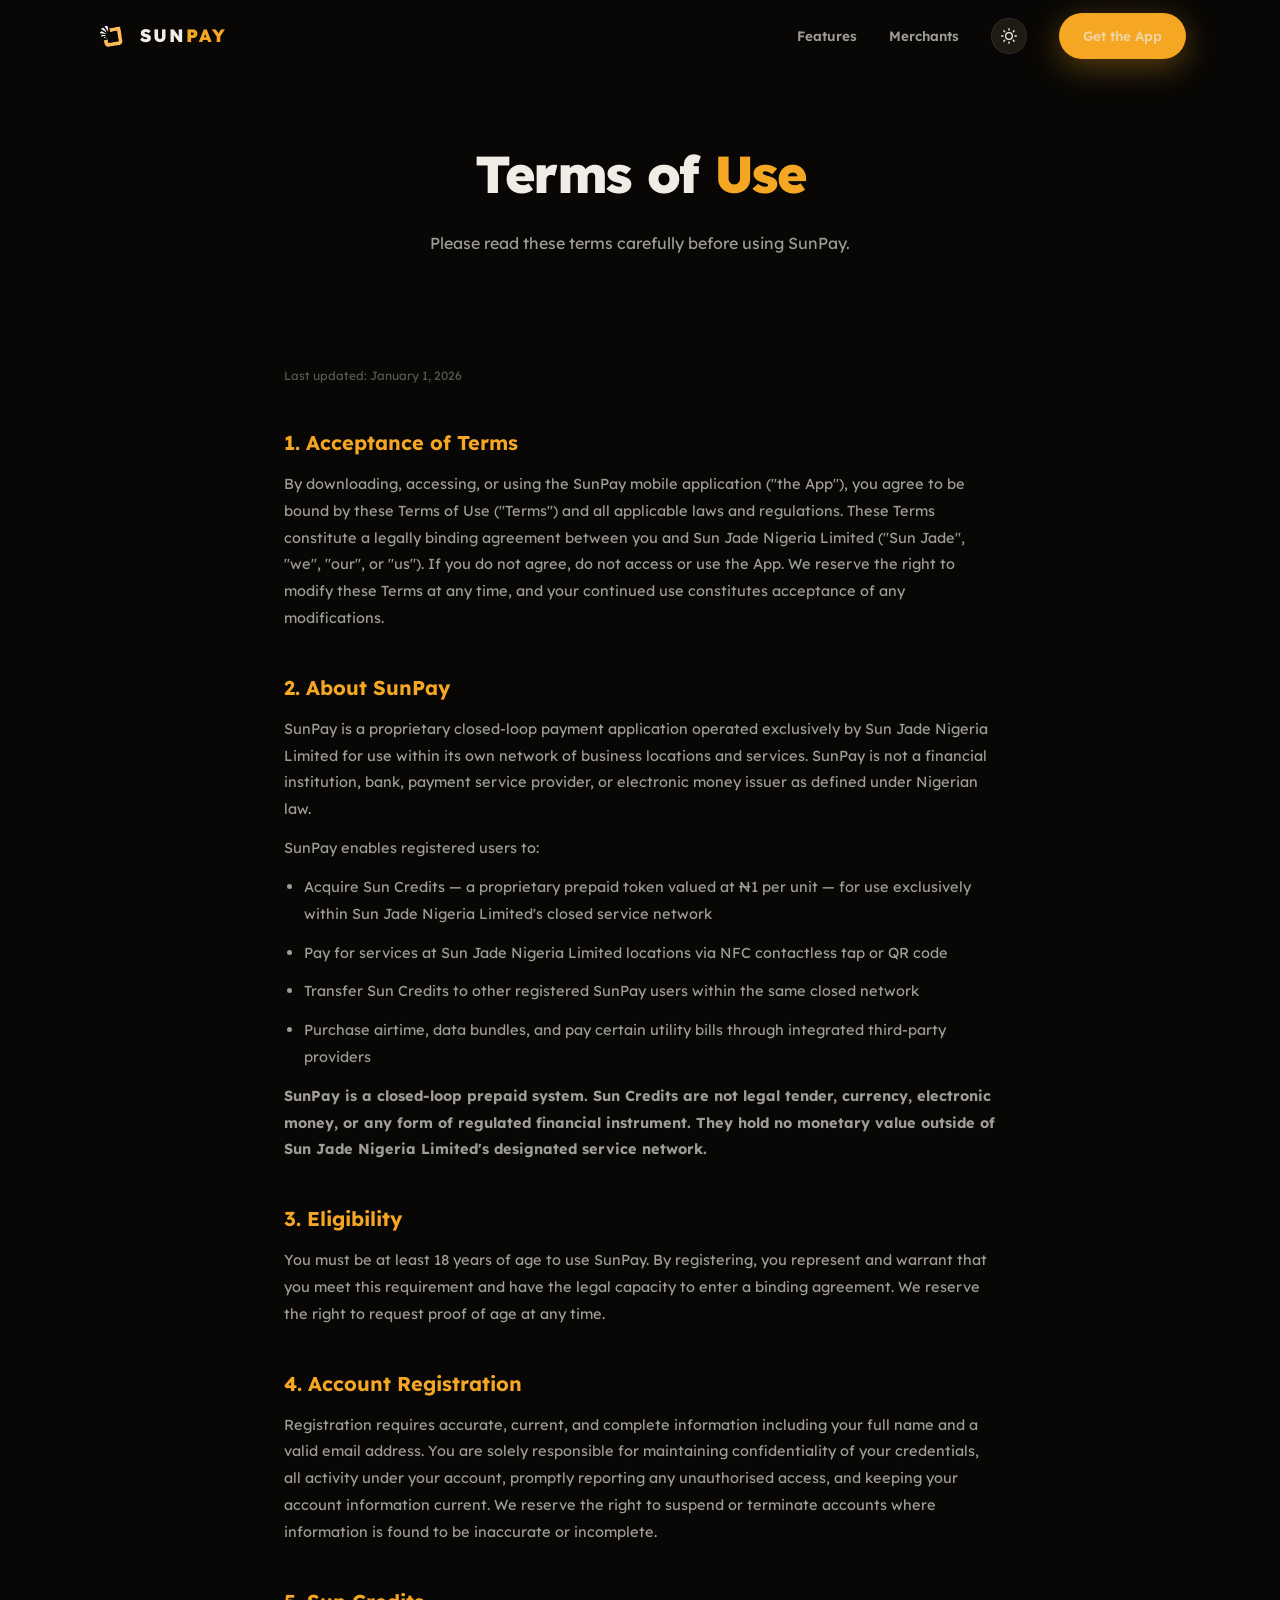
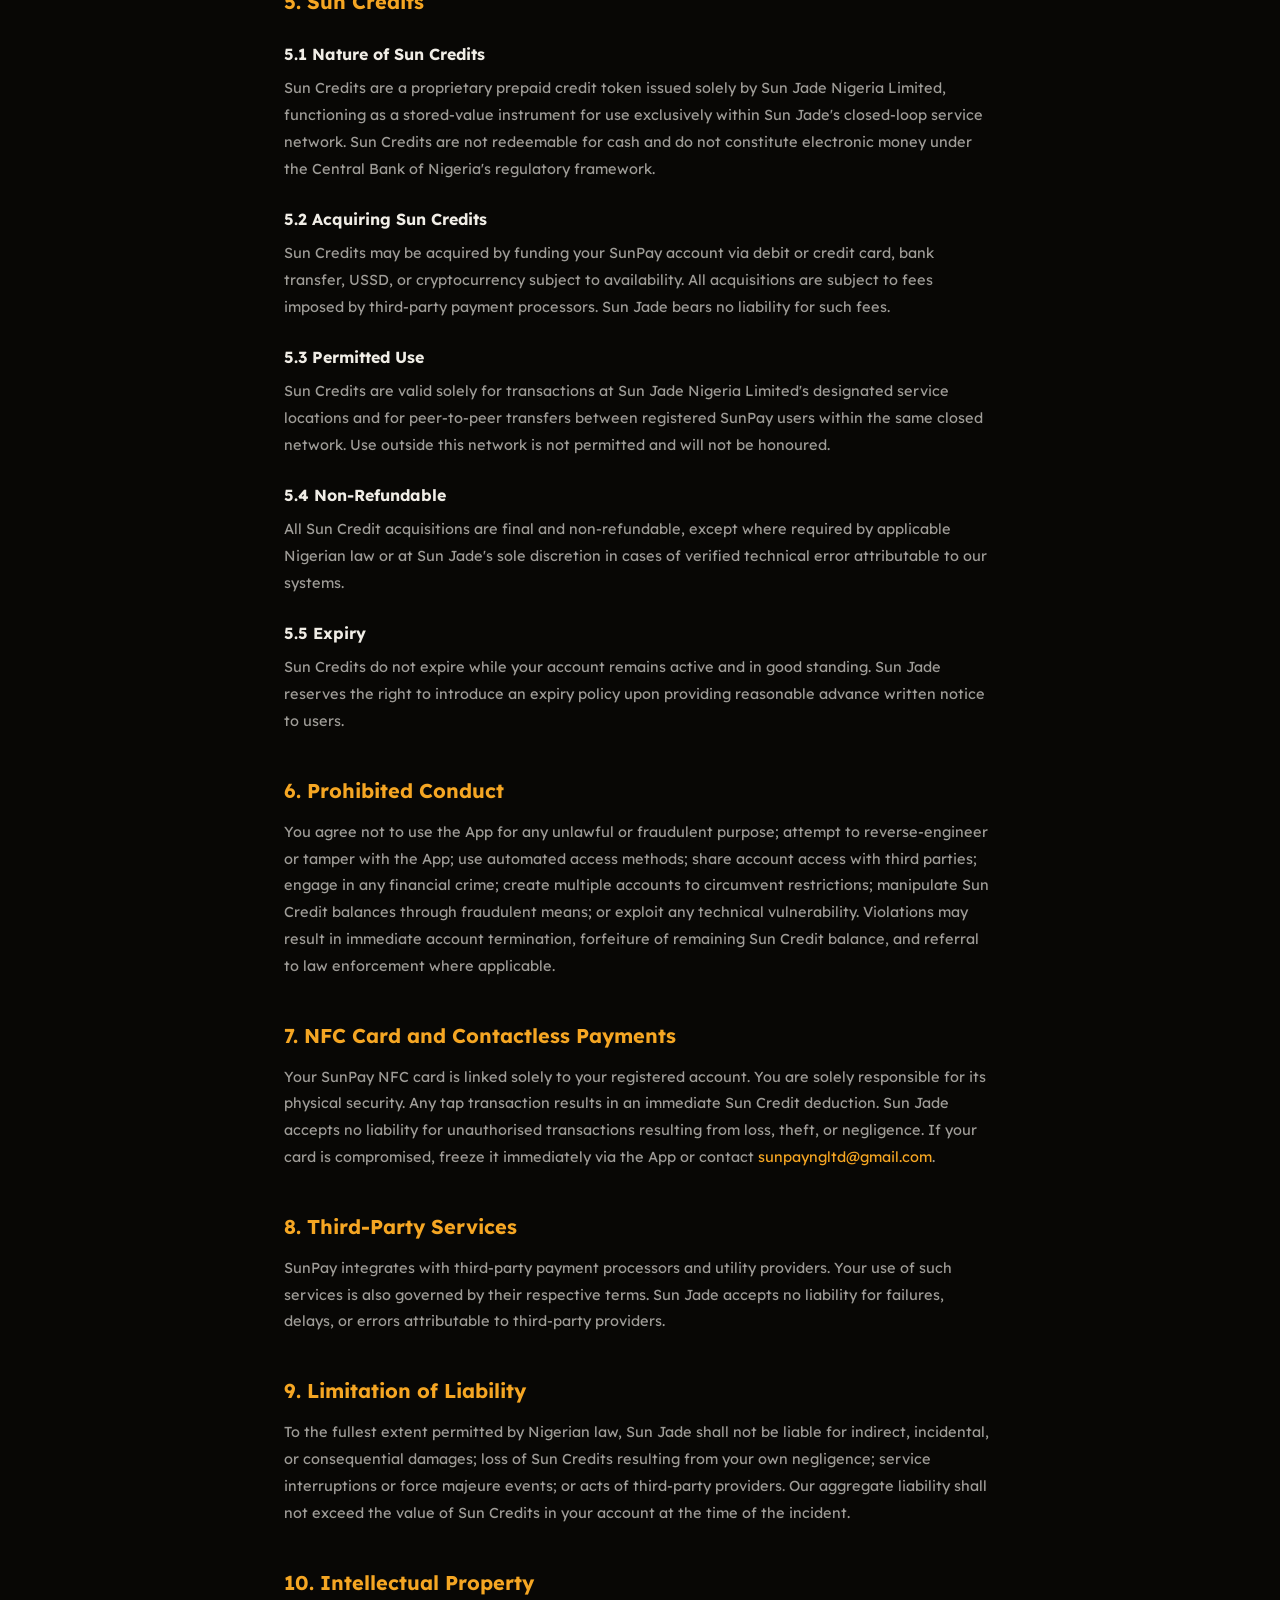
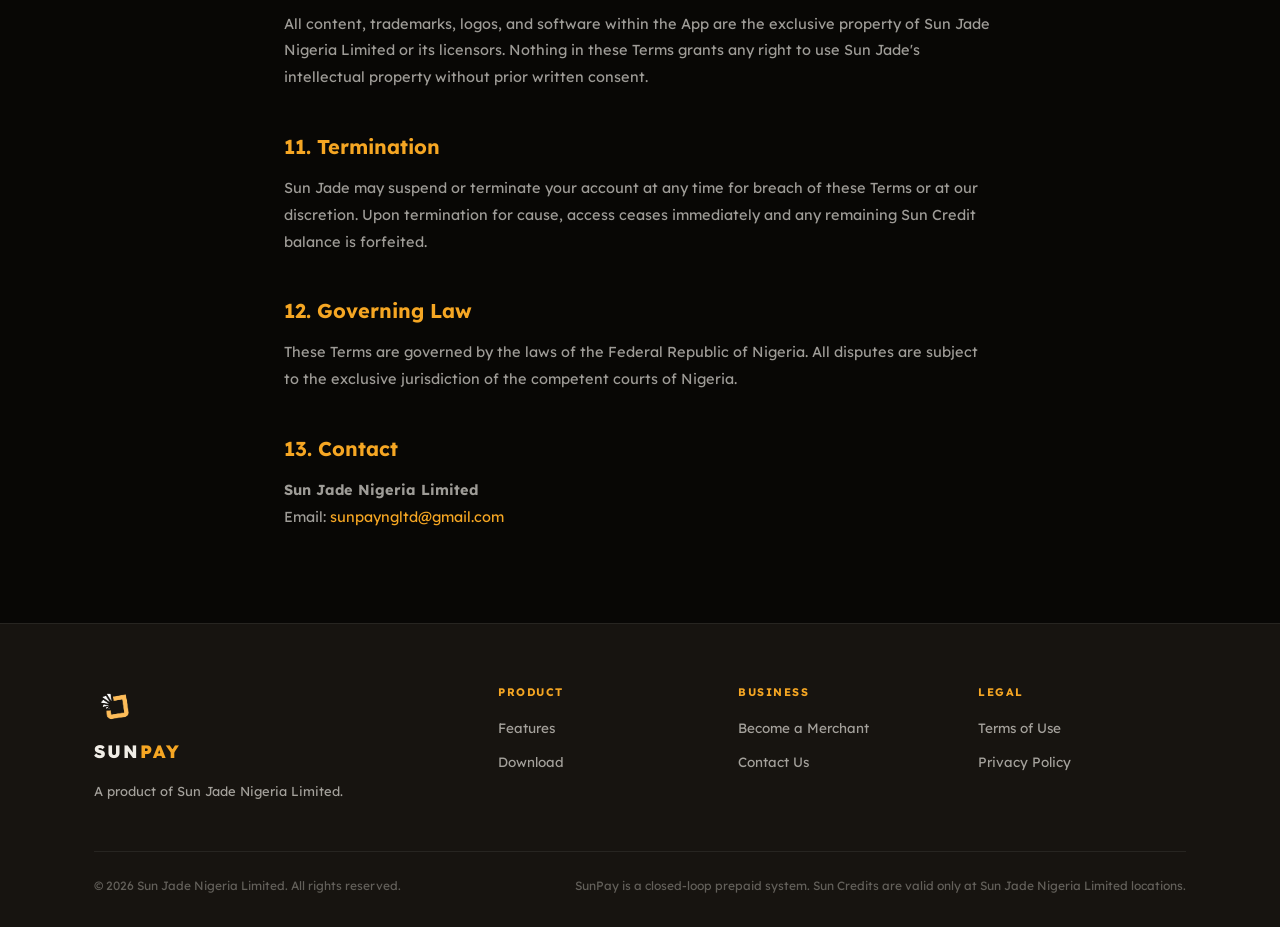
<file: terms.html>
<!DOCTYPE html>
<html lang="en">
<head>
  <meta charset="UTF-8" />
  <meta name="viewport" content="width=device-width, initial-scale=1.0" />
  <title>Terms of Use — SunPay</title>
  <link rel="icon" type="image/png" href="assets/logo-dark.png" />
  <link rel="preconnect" href="https://fonts.googleapis.com" />
  <link rel="preconnect" href="https://fonts.gstatic.com" crossorigin />
  <link href="https://fonts.googleapis.com/css2?family=Lexend:wght@300;400;500;600;700;800;900&display=swap" rel="stylesheet" />
  <link rel="stylesheet" href="css/global.css" />
</head>
<body>
  <nav class="nav scrolled" id="nav">
    <div class="nav__inner">
      <a href="index.html" class="nav__logo">
        <img src="assets/logo-dark.png" alt="SunPay" class="nav__logo-img" />
        <span class="nav__wordmark">SUN<span class="gold">PAY</span></span>
      </a>
      <div class="nav__links">
        <a href="index.html#features">Features</a>
        <a href="merchant.html">Merchants</a>
        <button class="theme-toggle" id="themeToggle" aria-label="Toggle theme"><svg width="16" height="16" viewBox="0 0 24 24" fill="none" stroke="currentColor" stroke-width="2" stroke-linecap="round" stroke-linejoin="round" class="icon-sun"><circle cx="12" cy="12" r="5"/><line x1="12" y1="1" x2="12" y2="3"/><line x1="12" y1="21" x2="12" y2="23"/><line x1="4.22" y1="4.22" x2="5.64" y2="5.64"/><line x1="18.36" y1="18.36" x2="19.78" y2="19.78"/><line x1="1" y1="12" x2="3" y2="12"/><line x1="21" y1="12" x2="23" y2="12"/><line x1="4.22" y1="19.78" x2="5.64" y2="18.36"/><line x1="18.36" y1="5.64" x2="19.78" y2="4.22"/></svg><svg width="16" height="16" viewBox="0 0 24 24" fill="none" stroke="currentColor" stroke-width="2" stroke-linecap="round" stroke-linejoin="round" class="icon-moon" style="display:none"><path d="M21 12.79A9 9 0 1 1 11.21 3 7 7 0 0 0 21 12.79z"/></svg></button>
        <a href="index.html#download" class="btn btn--gold">Get the App</a>
      </div>
      <button class="nav__burger" id="burger"><span></span><span></span><span></span></button>
    </div>
    <div class="nav__mobile" id="mobileMenu">
      <a href="index.html">Home</a>
      <a href="merchant.html">Merchants</a>
      <a href="privacy.html">Privacy Policy</a>
    </div>
  </nav>

  <section class="page-hero">
    <div class="container">
      <h1 class="page-hero__title">Terms of <span class="gold">Use</span></h1>
      <p class="page-hero__sub">Please read these terms carefully before using SunPay.</p>
    </div>
  </section>

  <div class="prose container">
    <p class="last-updated">Last updated: January 1, 2026</p>

    <h2>1. Acceptance of Terms</h2>
    <p>By downloading, accessing, or using the SunPay mobile application ("the App"), you agree to be bound by these Terms of Use ("Terms") and all applicable laws and regulations. These Terms constitute a legally binding agreement between you and Sun Jade Nigeria Limited ("Sun Jade", "we", "our", or "us"). If you do not agree, do not access or use the App. We reserve the right to modify these Terms at any time, and your continued use constitutes acceptance of any modifications.</p>

    <h2>2. About SunPay</h2>
    <p>SunPay is a proprietary closed-loop payment application operated exclusively by Sun Jade Nigeria Limited for use within its own network of business locations and services. SunPay is not a financial institution, bank, payment service provider, or electronic money issuer as defined under Nigerian law.</p>
    <p>SunPay enables registered users to:</p>
    <ul>
      <li>Acquire Sun Credits — a proprietary prepaid token valued at ₦1 per unit — for use exclusively within Sun Jade Nigeria Limited's closed service network</li>
      <li>Pay for services at Sun Jade Nigeria Limited locations via NFC contactless tap or QR code</li>
      <li>Transfer Sun Credits to other registered SunPay users within the same closed network</li>
      <li>Purchase airtime, data bundles, and pay certain utility bills through integrated third-party providers</li>
    </ul>
    <p><strong>SunPay is a closed-loop prepaid system. Sun Credits are not legal tender, currency, electronic money, or any form of regulated financial instrument. They hold no monetary value outside of Sun Jade Nigeria Limited's designated service network.</strong></p>

    <h2>3. Eligibility</h2>
    <p>You must be at least 18 years of age to use SunPay. By registering, you represent and warrant that you meet this requirement and have the legal capacity to enter a binding agreement. We reserve the right to request proof of age at any time.</p>

    <h2>4. Account Registration</h2>
    <p>Registration requires accurate, current, and complete information including your full name and a valid email address. You are solely responsible for maintaining confidentiality of your credentials, all activity under your account, promptly reporting any unauthorised access, and keeping your account information current. We reserve the right to suspend or terminate accounts where information is found to be inaccurate or incomplete.</p>

    <h2>5. Sun Credits</h2>
    <h3>5.1 Nature of Sun Credits</h3>
    <p>Sun Credits are a proprietary prepaid credit token issued solely by Sun Jade Nigeria Limited, functioning as a stored-value instrument for use exclusively within Sun Jade's closed-loop service network. Sun Credits are not redeemable for cash and do not constitute electronic money under the Central Bank of Nigeria's regulatory framework.</p>

    <h3>5.2 Acquiring Sun Credits</h3>
    <p>Sun Credits may be acquired by funding your SunPay account via debit or credit card, bank transfer, USSD, or cryptocurrency subject to availability. All acquisitions are subject to fees imposed by third-party payment processors. Sun Jade bears no liability for such fees.</p>

    <h3>5.3 Permitted Use</h3>
    <p>Sun Credits are valid solely for transactions at Sun Jade Nigeria Limited's designated service locations and for peer-to-peer transfers between registered SunPay users within the same closed network. Use outside this network is not permitted and will not be honoured.</p>

    <h3>5.4 Non-Refundable</h3>
    <p>All Sun Credit acquisitions are final and non-refundable, except where required by applicable Nigerian law or at Sun Jade's sole discretion in cases of verified technical error attributable to our systems.</p>

    <h3>5.5 Expiry</h3>
    <p>Sun Credits do not expire while your account remains active and in good standing. Sun Jade reserves the right to introduce an expiry policy upon providing reasonable advance written notice to users.</p>

    <h2>6. Prohibited Conduct</h2>
    <p>You agree not to use the App for any unlawful or fraudulent purpose; attempt to reverse-engineer or tamper with the App; use automated access methods; share account access with third parties; engage in any financial crime; create multiple accounts to circumvent restrictions; manipulate Sun Credit balances through fraudulent means; or exploit any technical vulnerability. Violations may result in immediate account termination, forfeiture of remaining Sun Credit balance, and referral to law enforcement where applicable.</p>

    <h2>7. NFC Card and Contactless Payments</h2>
    <p>Your SunPay NFC card is linked solely to your registered account. You are solely responsible for its physical security. Any tap transaction results in an immediate Sun Credit deduction. Sun Jade accepts no liability for unauthorised transactions resulting from loss, theft, or negligence. If your card is compromised, freeze it immediately via the App or contact <a href="mailto:sunpayngltd@gmail.com">sunpayngltd@gmail.com</a>.</p>

    <h2>8. Third-Party Services</h2>
    <p>SunPay integrates with third-party payment processors and utility providers. Your use of such services is also governed by their respective terms. Sun Jade accepts no liability for failures, delays, or errors attributable to third-party providers.</p>

    <h2>9. Limitation of Liability</h2>
    <p>To the fullest extent permitted by Nigerian law, Sun Jade shall not be liable for indirect, incidental, or consequential damages; loss of Sun Credits resulting from your own negligence; service interruptions or force majeure events; or acts of third-party providers. Our aggregate liability shall not exceed the value of Sun Credits in your account at the time of the incident.</p>

    <h2>10. Intellectual Property</h2>
    <p>All content, trademarks, logos, and software within the App are the exclusive property of Sun Jade Nigeria Limited or its licensors. Nothing in these Terms grants any right to use Sun Jade's intellectual property without prior written consent.</p>

    <h2>11. Termination</h2>
    <p>Sun Jade may suspend or terminate your account at any time for breach of these Terms or at our discretion. Upon termination for cause, access ceases immediately and any remaining Sun Credit balance is forfeited.</p>

    <h2>12. Governing Law</h2>
    <p>These Terms are governed by the laws of the Federal Republic of Nigeria. All disputes are subject to the exclusive jurisdiction of the competent courts of Nigeria.</p>

    <h2>13. Contact</h2>
    <p><strong>Sun Jade Nigeria Limited</strong><br/>
    Email: <a href="mailto:sunpayngltd@gmail.com">sunpayngltd@gmail.com</a></p>
  </div>

  <footer class="footer">
    <div class="container">
      <div class="footer__top">
        <div class="footer__brand">
          <img src="assets/logo-dark.png" alt="SunPay" class="footer__logo" />
          <span class="footer__wordmark">SUN<span class="gold">PAY</span></span>
          <p>A product of Sun Jade Nigeria Limited.</p>
        </div>
        <div class="footer__links">
          <div class="footer__col"><h4>Product</h4><a href="index.html#features">Features</a><a href="index.html#download">Download</a></div>
          <div class="footer__col"><h4>Business</h4><a href="merchant.html">Become a Merchant</a><a href="mailto:sunpayngltd@gmail.com">Contact Us</a></div>
          <div class="footer__col"><h4>Legal</h4><a href="terms.html">Terms of Use</a><a href="privacy.html">Privacy Policy</a></div>
        </div>
      </div>
      <div class="footer__bottom">
        <p>© 2026 Sun Jade Nigeria Limited. All rights reserved.</p>
        <p>SunPay is a closed-loop prepaid system. Sun Credits are valid only at Sun Jade Nigeria Limited locations.</p>
      </div>
    </div>
  </footer>
  <script src="js/main.js"></script>
</body>
</html>
</file>
<file: css/global.css>
/* ============================================================
   SUNPAY — Global Styles
   Sun Jade Nigeria Limited
   ============================================================ */

:root {
  --gold: #F5A623;
  --gold-dim: rgba(245, 166, 35, 0.12);
  --gold-glow: rgba(245, 166, 35, 0.25);
  --black: #080705;
  --dark: #0F0D08;
  --dark-2: #171410;
  --dark-3: #1F1B13;
  --dark-4: #2A2518;
  --text: #F0EDE6;
  --text-2: rgba(240, 237, 230, 0.65);
  --text-3: rgba(240, 237, 230, 0.35);
  --border: rgba(245, 166, 35, 0.15);
  --border-2: rgba(255, 255, 255, 0.07);
  --font: 'Lexend', sans-serif;
  --radius-sm: 8px;
  --radius-md: 14px;
  --radius-lg: 20px;
  --radius-xl: 28px;
  --radius-full: 9999px;
  --nav-h: 72px;
  --transition: 0.3s cubic-bezier(0.4, 0, 0.2, 1);
}

*, *::before, *::after { box-sizing: border-box; margin: 0; padding: 0; }

html { scroll-behavior: smooth; font-size: 16px; }

body {
  font-family: var(--font);
  background: var(--black);
  color: var(--text);
  line-height: 1.6;
  overflow-x: hidden;
  -webkit-font-smoothing: antialiased;
}

img { max-width: 100%; display: block; }
a { text-decoration: none; color: inherit; }

.gold { color: var(--gold); }
.container { max-width: 1140px; margin: 0 auto; padding: 0 24px; }

/* ── BUTTONS ── */
.btn {
  display: inline-flex;
  align-items: center;
  gap: 8px;
  padding: 12px 24px;
  border-radius: var(--radius-full);
  font-family: var(--font);
  font-weight: 700;
  font-size: 14px;
  cursor: pointer;
  border: none;
  transition: var(--transition);
  white-space: nowrap;
}

.btn--gold {
  background: var(--gold);
  color: #000;
  box-shadow: 0 8px 32px rgba(245, 166, 35, 0.35);
}
.btn--gold:hover {
  background: #f7b73a;
  box-shadow: 0 12px 40px rgba(245, 166, 35, 0.5);
  transform: translateY(-2px);
}

.btn--ghost {
  background: transparent;
  color: var(--text);
  border: 1px solid var(--border-2);
}
.btn--ghost:hover {
  border-color: var(--gold);
  color: var(--gold);
  transform: translateY(-2px);
}

.btn--lg { padding: 16px 32px; font-size: 15px; }

/* ── NAV ── */
.nav {
  position: fixed;
  top: 0;
  left: 0;
  right: 0;
  z-index: 100;
  height: var(--nav-h);
  transition: background var(--transition), border-color var(--transition);
}
.nav.scrolled {
  background: rgba(8, 7, 5, 0.9);
  backdrop-filter: blur(20px);
  border-bottom: 1px solid var(--border-2);
}
.nav__inner {
  max-width: 1140px;
  margin: 0 auto;
  padding: 0 24px;
  height: 100%;
  display: flex;
  align-items: center;
  justify-content: space-between;
}
.nav__logo {
  display: flex;
  align-items: center;
  gap: 10px;
}
.nav__logo-img { width: 36px; height: 36px; border-radius: 8px; object-fit: contain; }
.nav__wordmark {
  font-weight: 800;
  font-size: 18px;
  letter-spacing: 2px;
  color: var(--text);
}
.nav__links {
  display: flex;
  align-items: center;
  gap: 32px;
}
.nav__links a {
  font-size: 13.5px;
  font-weight: 600;
  color: var(--text-2);
  transition: color var(--transition);
}
.nav__links a:hover { color: var(--text); }

.nav__burger {
  display: none;
  flex-direction: column;
  gap: 5px;
  background: none;
  border: none;
  cursor: pointer;
  padding: 4px;
}
.nav__burger span {
  display: block;
  width: 24px;
  height: 2px;
  background: var(--text);
  border-radius: 2px;
  transition: var(--transition);
}

.nav__mobile {
  display: none;
  flex-direction: column;
  background: var(--dark-2);
  border-top: 1px solid var(--border-2);
  padding: 16px 24px 24px;
  gap: 16px;
}
.nav__mobile a {
  font-size: 15px;
  font-weight: 600;
  color: var(--text-2);
  padding: 8px 0;
}
.nav__mobile.open { display: flex; }

/* ── SECTION COMMON ── */
.section-tag {
  display: inline-block;
  font-size: 11px;
  font-weight: 700;
  letter-spacing: 2px;
  text-transform: uppercase;
  color: var(--gold);
  background: var(--gold-dim);
  border: 1px solid rgba(245, 166, 35, 0.25);
  padding: 5px 14px;
  border-radius: var(--radius-full);
  margin-bottom: 18px;
}

.section-header {
  text-align: center;
  margin-bottom: 60px;
}

.section-title {
  font-size: clamp(28px, 4vw, 44px);
  font-weight: 800;
  letter-spacing: -1px;
  line-height: 1.15;
}

/* ── REVEAL ANIMATIONS ── */
.reveal {
  opacity: 0;
  transform: translateY(32px);
  transition: opacity 0.7s cubic-bezier(0.4, 0, 0.2, 1),
              transform 0.7s cubic-bezier(0.4, 0, 0.2, 1);
}
.reveal.visible {
  opacity: 1;
  transform: translateY(0);
}
.reveal--delay-1 { transition-delay: 0.1s; }
.reveal--delay-2 { transition-delay: 0.2s; }
.reveal--delay-3 { transition-delay: 0.3s; }
.reveal--delay-4 { transition-delay: 0.4s; }

/* ── FOOTER ── */
.footer {
  background: var(--dark-2);
  border-top: 1px solid var(--border-2);
  padding: 60px 0 32px;
}
.footer__top {
  display: grid;
  grid-template-columns: 1fr 2fr;
  gap: 60px;
  margin-bottom: 48px;
}
.footer__brand {
  display: flex;
  flex-direction: column;
  gap: 10px;
}
.footer__logo { width: 44px; height: 44px; border-radius: 10px; object-fit: contain; }
.footer__wordmark {
  font-weight: 800;
  font-size: 18px;
  letter-spacing: 2px;
}
.footer__brand p {
  font-size: 13px;
  color: var(--text-2);
  line-height: 1.7;
  margin-top: 4px;
}
.footer__links {
  display: grid;
  grid-template-columns: repeat(3, 1fr);
  gap: 32px;
}
.footer__col {
  display: flex;
  flex-direction: column;
  gap: 12px;
}
.footer__col h4 {
  font-size: 11px;
  font-weight: 700;
  letter-spacing: 1.5px;
  text-transform: uppercase;
  color: var(--gold);
  margin-bottom: 4px;
}
.footer__col a {
  font-size: 13.5px;
  color: var(--text-2);
  transition: color var(--transition);
}
.footer__col a:hover { color: var(--text); }
.footer__bottom {
  border-top: 1px solid var(--border-2);
  padding-top: 24px;
  display: flex;
  justify-content: space-between;
  align-items: center;
  flex-wrap: wrap;
  gap: 8px;
}
.footer__bottom p {
  font-size: 12px;
  color: var(--text-3);
}

/* ── INNER PAGE HERO ── */
.page-hero {
  padding: calc(var(--nav-h) + 60px) 0 60px;
  text-align: center;
}
.page-hero__title {
  font-size: clamp(32px, 5vw, 52px);
  font-weight: 800;
  letter-spacing: -1.5px;
  margin-bottom: 16px;
}
.page-hero__sub {
  font-size: 16px;
  color: var(--text-2);
  max-width: 500px;
  margin: 0 auto;
}

/* ── PROSE (terms / privacy) ── */
.prose {
  max-width: 760px;
  margin: 0 auto;
  padding: 48px 24px 80px;
}
.prose h2 {
  font-size: 20px;
  font-weight: 700;
  color: var(--gold);
  margin: 40px 0 12px;
}
.prose h3 {
  font-size: 16px;
  font-weight: 700;
  margin: 24px 0 8px;
}
.prose p, .prose li {
  font-size: 14.5px;
  color: var(--text-2);
  line-height: 1.85;
  margin-bottom: 12px;
}
.prose ul, .prose ol {
  padding-left: 20px;
  margin-bottom: 12px;
}
.prose a { color: var(--gold); }
.prose a:hover { text-decoration: underline; }
.prose .last-updated {
  font-size: 12px;
  color: var(--text-3);
  margin-bottom: 40px;
}

/* ── RESPONSIVE ── */
@media (max-width: 768px) {
  .nav__links { display: none; }
  .nav__burger { display: flex; }

  .footer__top { grid-template-columns: 1fr; gap: 40px; }
  .footer__links { grid-template-columns: repeat(2, 1fr); }
  .footer__bottom { flex-direction: column; align-items: flex-start; }
}

/* ── LIGHT MODE ── */
body.light {
  --black: #F5F3EE;
  --dark: #ECEAE4;
  --dark-2: #E4E1D9;
  --dark-3: #DEDAD0;
  --dark-4: #D5D0C4;
  --text: #0C0C0A;
  --text-2: rgba(12, 12, 10, 0.65);
  --text-3: rgba(12, 12, 10, 0.38);
  --border: rgba(245, 166, 35, 0.25);
  --border-2: rgba(0, 0, 0, 0.08);
  --gold-dim: rgba(245, 166, 35, 0.1);
  --gold-glow: rgba(245, 166, 35, 0.2);
}

body.light .nav.scrolled {
  background: rgba(245, 243, 238, 0.92);
}

body.light .feature-card,
body.light .m-benefit,
body.light .how__step-number,
body.light .store-badge {
  background: #fff;
}

body.light .phone {
  border-color: rgba(0,0,0,0.1);
  box-shadow: 0 40px 100px rgba(0,0,0,0.15);
}

body.light .phone__screen {
  background: linear-gradient(180deg, #f0ede6 0%, #e8e5dc 100%);
}

body.light .phone__card {
  background: linear-gradient(135deg, #1a1400, #2a1e00);
}

body.light .hero__grid {
  background-image:
    linear-gradient(rgba(0,0,0,0.05) 1px, transparent 1px),
    linear-gradient(90deg, rgba(0,0,0,0.05) 1px, transparent 1px);
}

body.light .merchant-form-wrap {
  background: #fff;
  border-color: rgba(0,0,0,0.08);
}

body.light .form-field input[type="text"],
body.light .form-field input[type="tel"],
body.light .form-field input[type="email"] {
  background: #f5f3ee;
  border-color: rgba(0,0,0,0.1);
}

body.light .chip {
  background: #f0ede6;
  border-color: rgba(0,0,0,0.1);
}

body.light .footer {
  background: #e4e1d9;
}

body.light .prose p,
body.light .prose li {
  color: rgba(12,12,10,0.7);
}

/* ── THEME TOGGLE BUTTON ── */
.theme-toggle {
  width: 36px;
  height: 36px;
  border-radius: 50%;
  border: 1px solid var(--border-2);
  background: var(--dark-3);
  color: var(--text);
  cursor: pointer;
  display: flex;
  align-items: center;
  justify-content: center;
  transition: var(--transition);
  flex-shrink: 0;
}
.theme-toggle:hover {
  border-color: var(--gold);
  color: var(--gold);
}
.theme-toggle .icon-moon { display: none; }
.theme-toggle .icon-sun  { display: block; }
body.light .theme-toggle .icon-moon { display: block; }
body.light .theme-toggle .icon-sun  { display: none; }

/* ── ADDITIONAL LIGHT MODE FIXES ── */

/* Phone mockup text - screen bg is light in light mode so text needs to be dark */
body.light .phone__greeting { color: rgba(12,12,10,0.4); }
body.light .phone__name { color: #0C0C0A; }
body.light .phone__status-bar { color: rgba(12,12,10,0.4); }
body.light .phone__card-sub { color: rgba(12,12,10,0.45); }
body.light .phone__card-amount { color: #0C0C0A; }
body.light .phone__action--outline {
  border-color: rgba(0,0,0,0.12);
  color: rgba(12,12,10,0.6);
}

/* Store badges in light mode */
body.light .store-badge {
  background: #fff;
  border-color: rgba(0,0,0,0.1);
}
body.light .store-badge__name { color: #0C0C0A; }
body.light .store-badge__sub { color: rgba(12,12,10,0.45); }
body.light .store-badge svg { fill: #0C0C0A; }

/* Coins in light mode */
body.light .coin--1,
body.light .coin--2 {
  background: linear-gradient(135deg, #fff8ee, #fff0d0);
  border-color: rgba(245,166,35,0.35);
  box-shadow: 0 0 40px rgba(245,166,35,0.15);
}

/* How it works line */
body.light .how__steps::before {
  background: linear-gradient(90deg, transparent, rgba(245,166,35,0.3), var(--gold), rgba(245,166,35,0.3), transparent);
}

/* Download section */
body.light .download { background: var(--dark); }
body.light .download__title { color: #0C0C0A; }
body.light .download__sub { color: rgba(12,12,10,0.6); }
body.light .download__notice { color: rgba(12,12,10,0.45); }
body.light .download__logo { box-shadow: 0 20px 60px rgba(245,166,35,0.2); }

/* Hero stats */
body.light .hero__stat-label { color: rgba(12,12,10,0.45); }

/* Section tags */
body.light .section-tag {
  background: rgba(245,166,35,0.12);
  border-color: rgba(245,166,35,0.3);
}

/* Nav links in light mode */
body.light .nav__links a { color: rgba(12,12,10,0.6); }
body.light .nav__links a:hover { color: #0C0C0A; }
body.light .nav__wordmark { color: #0C0C0A; }

/* Hero badge dot */
body.light .hero__badge {
  background: rgba(245,166,35,0.1);
  border-color: rgba(245,166,35,0.25);
  color: rgba(12,12,10,0.6);
}

/* Suncoins list */
body.light .suncoins__list li { color: rgba(12,12,10,0.65); }

/* Feature card hover */
body.light .feature-card:hover {
  box-shadow: 0 20px 60px rgba(0,0,0,0.08);
}

/* How step content */
body.light .how__step-content p { color: rgba(12,12,10,0.6); }

/* Prose headings */
body.light .prose h3 { color: #0C0C0A; }

/* ── ADDITIONAL LIGHT MODE FIXES ── */

/* Phone mockup numbers and text */
body.light .phone__card-amount { color: #fff; }
body.light .phone__card-label  { color: var(--gold); }
body.light .phone__card-sub    { color: rgba(255,255,255,0.5); }
body.light .phone__action--gold { background: var(--gold); color: #000; }

/* Store badge icons and text */
body.light .store-badge {
  background: #fff;
  border-color: rgba(0,0,0,0.1);
}
body.light .store-badge svg { fill: #0C0C0A; }
body.light .store-badge__name { color: #0C0C0A; }
body.light .store-badge__sub  { color: rgba(12,12,10,0.5); }

/* Download section stays dark in light mode for contrast */
body.light .download {
  background: var(--dark-2);
}
body.light .download__title { color: var(--text); }

/* How it works line */
body.light .how__steps::before {
  background: linear-gradient(90deg, transparent, rgba(245,166,35,0.3), var(--gold), rgba(245,166,35,0.3), transparent);
}

/* Section titles and headings */
body.light .section-title { color: #0C0C0A; }
body.light .feature-card h3 { color: #0C0C0A; }
body.light .how__step-content h3 { color: #0C0C0A; }
body.light .m-benefit h3 { color: #0C0C0A; }
body.light .hero__title { color: #0C0C0A; }
body.light .hero__sub { color: rgba(12,12,10,0.65); }
body.light .footer__wordmark { color: #0C0C0A; }
body.light .footer__brand p { color: rgba(12,12,10,0.6); }
body.light .footer__col a { color: rgba(12,12,10,0.6); }
body.light .footer__col a:hover { color: #0C0C0A; }
body.light .footer__bottom p { color: rgba(12,12,10,0.4); }
body.light .nav__mobile { background: #e4e1d9; }
body.light .nav__mobile a { color: rgba(12,12,10,0.7); }
body.light .page-hero__title { color: #0C0C0A; }
body.light .page-hero__sub { color: rgba(12,12,10,0.6); }
body.light .prose h2 { color: var(--gold); }
body.light .prose h3 { color: #0C0C0A; }
body.light .prose p,
body.light .prose li { color: rgba(12,12,10,0.7); }
body.light .merchant-form-left > p { color: rgba(12,12,10,0.65); }
body.light .merchant-contact a { color: rgba(12,12,10,0.6); }
body.light .form-note { color: rgba(12,12,10,0.45); }
body.light .suncoins__list li { color: rgba(12,12,10,0.65); }
body.light .suncoins__text > p { color: rgba(12,12,10,0.65); }
body.light .hero__stat-value { color: var(--gold); }
body.light .download__sub { color: rgba(240,237,230,0.65); }
body.light .download__notice { color: rgba(240,237,230,0.5); }
</file>
<file: css/index.css>
/* ============================================================
   SUNPAY — Homepage
   Editorial product staging, built around the SunPay visual system.
   ============================================================ */

.hero { min-height: 860px; padding: calc(var(--nav-h) + 84px) 0 80px; position: relative; overflow: hidden; isolation: isolate; }
.hero::after { content:""; position:absolute; inset:auto 0 0; height:180px; background:linear-gradient(transparent,var(--black)); z-index:-1; }
.hero__noise { position:absolute; inset:0; opacity:.18; pointer-events:none; z-index:-3; background-image:linear-gradient(rgba(255,255,255,.025) 1px,transparent 1px),linear-gradient(90deg,rgba(255,255,255,.02) 1px,transparent 1px); background-size:42px 42px; mask-image:linear-gradient(to bottom,black,transparent 78%); }
.hero__orb { position:absolute; border-radius:50%; filter:blur(4px); pointer-events:none; z-index:-2; }
.hero__orb--1 { width:520px; height:520px; right:-160px; top:60px; background:radial-gradient(circle,rgba(245,166,35,.16),rgba(245,166,35,.02) 42%,transparent 68%); }
.hero__orb--2 { width:440px; height:440px; left:-220px; bottom:30px; background:radial-gradient(circle,rgba(245,166,35,.09),transparent 70%); }
.hero__inner { min-height:660px; display:grid; grid-template-columns:minmax(0,.9fr) minmax(520px,1.1fr); align-items:center; gap:52px; position:relative; z-index:1; }
.hero__copy { max-width:590px; }
.eyebrow { display:inline-flex; align-items:center; gap:9px; font-size:11px; font-weight:800; letter-spacing:1.6px; text-transform:uppercase; color:var(--text-2); margin-bottom:22px; }
.eyebrow__dot { width:8px; height:8px; border-radius:50%; background:var(--gold); box-shadow:0 0 0 6px var(--gold-dim); }
.hero__title { font-size:clamp(54px,7vw,88px); line-height:.98; letter-spacing:-4px; font-weight:900; margin-bottom:26px; }
.hero__title-accent { display:inline-block; color:var(--gold); text-shadow:0 0 36px rgba(245,166,35,.14); }
.hero__sub { max-width:570px; font-size:17px; line-height:1.75; color:var(--text-2); margin-bottom:32px; }
.hero__actions { display:flex; align-items:center; gap:22px; flex-wrap:wrap; margin-bottom:30px; }
.hero__text-link { font-size:14px; font-weight:700; color:var(--text); border-bottom:1px solid var(--border-2); padding-bottom:4px; transition:var(--transition); }
.hero__text-link:hover { color:var(--gold); border-color:var(--gold); }
.hero__proof { display:flex; align-items:center; gap:12px; flex-wrap:wrap; font-size:11px; color:var(--text-3); font-weight:700; letter-spacing:.2px; }
.hero__proof i { width:3px; height:3px; border-radius:50%; background:var(--gold); opacity:.8; }
.hero__stage { height:610px; position:relative; perspective:1400px; }
.stage__halo { position:absolute; width:78%; aspect-ratio:1; right:3%; top:8%; border-radius:50%; background:radial-gradient(circle,rgba(245,166,35,.17),rgba(245,166,35,.055) 42%,transparent 68%); filter:blur(12px); }
.stage__browser { position:absolute; width:92%; height:420px; right:0; top:82px; border:1px solid rgba(255,255,255,.1); border-radius:26px; background:linear-gradient(145deg,rgba(42,37,24,.92),rgba(15,13,8,.96)); overflow:hidden; box-shadow:0 40px 100px rgba(0,0,0,.48), inset 0 1px 0 rgba(255,255,255,.06); transform:rotateY(-7deg) rotateX(2deg); transform-origin:right center; }
.browser__bar { height:56px; display:flex; align-items:center; justify-content:space-between; padding:0 22px; border-bottom:1px solid var(--border-2); background:rgba(255,255,255,.025); }
.browser__brand { display:flex; align-items:center; gap:8px; font-size:11px; font-weight:800; }
.browser__mark { width:24px; height:24px; border-radius:7px; display:grid; place-items:center; background:var(--gold); color:#090806; }
.browser__nav { display:flex; gap:22px; color:var(--text-3); font-size:10px; font-weight:700; }
.browser__nav span { color:var(--text); }
.browser__avatar { width:28px; height:28px; display:grid; place-items:center; border-radius:50%; background:var(--gold-dim); border:1px solid var(--border); color:var(--gold); font-size:9px; font-weight:800; }
.browser__body { height:364px; display:grid; grid-template-columns:108px 1fr; }
.browser__sidebar { padding:20px 12px; border-right:1px solid var(--border-2); display:flex; flex-direction:column; gap:8px; }
.browser__sidebar span { padding:9px 10px; border-radius:8px; color:var(--text-3); font-size:9px; font-weight:700; }
.browser__sidebar .sidebar__active { background:var(--gold-dim); color:var(--gold); }
.browser__main { padding:24px; }
.browser__welcome { display:flex; align-items:center; justify-content:space-between; margin-bottom:18px; }
.browser__welcome small { color:var(--text-3); font-size:8px; letter-spacing:1px; }
.browser__welcome h3 { font-size:21px; letter-spacing:-.8px; margin-top:2px; }
.browser__welcome button { padding:9px 12px; border:1px solid var(--border); border-radius:9px; background:var(--gold); color:#090806; font:700 9px var(--font); }
.browser__balance { display:flex; align-items:center; justify-content:space-between; padding:20px; border:1px solid var(--border); border-radius:16px; background:linear-gradient(120deg,rgba(245,166,35,.14),rgba(245,166,35,.035)); margin-bottom:14px; }
.browser__balance span,.browser__balance small { display:block; color:var(--text-3); font-size:9px; }
.browser__balance strong { display:block; font-size:29px; margin:4px 0; letter-spacing:-1px; }
.balance__ring { width:56px; height:56px; display:grid; place-items:center; border-radius:50%; border:1px solid var(--border); color:var(--gold); font-size:13px; font-weight:900; background:rgba(0,0,0,.12); }
.browser__tiles { display:grid; grid-template-columns:repeat(3,1fr); gap:10px; }
.browser__tiles div { padding:15px; border:1px solid var(--border-2); border-radius:13px; background:rgba(255,255,255,.02); }
.browser__tiles b,.browser__tiles span { display:block; }
.browser__tiles b { font-size:11px; margin-bottom:4px; }.browser__tiles span { color:var(--text-3); font-size:8px; }
.stage__phone { position:absolute; width:238px; height:478px; left:2%; bottom:4px; padding:22px 15px 16px; border-radius:34px; background:linear-gradient(180deg,#201b11,#0e0c08); border:1px solid rgba(245,166,35,.28); box-shadow:0 32px 80px rgba(0,0,0,.62),0 0 0 6px rgba(255,255,255,.025); transform:rotate(-7deg); z-index:3; overflow:hidden; }
.stage__phone::before { content:""; position:absolute; top:8px; left:50%; transform:translateX(-50%); width:88px; height:20px; border-radius:0 0 14px 14px; background:#090806; }
.phone__top { display:flex; justify-content:space-between; font-size:8px; color:var(--text-3); padding-top:9px; margin-bottom:23px; }.phone__head small,.phone__activity>span { display:block; color:var(--text-3); font-size:7px; font-weight:800; letter-spacing:1.2px; }.phone__head strong { display:block; margin-top:3px; font-size:15px; }.phone__balance { padding:15px; border-radius:17px; margin:18px 0 12px; background:linear-gradient(135deg,#362400,#191207); border:1px solid rgba(245,166,35,.24); }.phone__balance span,.phone__balance small { display:block; font-size:8px; color:var(--text-3); }.phone__balance b { display:block; margin:4px 0; font-size:23px; letter-spacing:-1px; }.phone__quick { display:grid; grid-template-columns:repeat(3,1fr); gap:7px; }.phone__quick button { min-height:60px; border:1px solid var(--border-2); border-radius:13px; background:rgba(255,255,255,.035); color:var(--gold); font-size:16px; font-weight:700; }.phone__quick span { display:block; margin-top:5px; color:var(--text-2); font:700 8px var(--font); }.phone__activity { margin-top:17px; }.phone__activity>div { display:flex; justify-content:space-between; align-items:center; padding:10px 0; border-bottom:1px solid var(--border-2); }.phone__activity b { font-size:9px; }.phone__activity em { font-style:normal; font-size:9px; color:var(--gold); }
.stage__card { position:absolute; z-index:4; border:1px solid var(--border); background:rgba(31,27,19,.86); backdrop-filter:blur(18px); box-shadow:0 22px 55px rgba(0,0,0,.36); }
.stage__card--secure { right:0; bottom:45px; width:212px; padding:14px; border-radius:16px; display:flex; gap:10px; align-items:center; transform:rotate(3deg); }.secure__icon { width:30px; height:30px; border-radius:50%; display:grid; place-items:center; background:rgba(83,207,137,.14); border:1px solid rgba(83,207,137,.28); color:#72d99b; font-size:14px; }.stage__card small,.stage__card b { display:block; }.stage__card small { font-size:7px; color:var(--text-3); letter-spacing:1px; }.stage__card b { font-size:10px; margin-top:2px; }.stage__card--credit { right:19%; top:38px; padding:13px 15px; border-radius:14px; transform:rotate(-4deg); }.stage__card--credit small { color:var(--gold); font-size:18px; font-weight:900; }.stage__card--credit b { color:var(--text-2); }
.hero__rail { position:absolute; left:0; right:0; bottom:25px; display:flex; justify-content:center; align-items:center; gap:18px; color:var(--text-3); font-size:9px; font-weight:800; letter-spacing:3px; }.hero__rail i { width:44px; height:1px; background:linear-gradient(90deg,transparent,var(--gold),transparent); opacity:.6; }

.experience,.how,.credits { padding:120px 0; }.section-header--split { display:grid; grid-template-columns:1.2fr .8fr; align-items:end; gap:60px; text-align:left; }.section-header--split .section-title { text-align:left; }.section-header--split>p { color:var(--text-2); font-size:15px; line-height:1.8; padding-bottom:4px; }.experience__grid { display:grid; grid-template-columns:repeat(2,1fr); gap:18px; }.moment { min-height:390px; position:relative; padding:26px; overflow:hidden; border:1px solid var(--border-2); border-radius:28px; background:linear-gradient(145deg,var(--dark-2),rgba(23,20,16,.65)); transition:transform var(--transition),border-color var(--transition),box-shadow var(--transition); }.moment:hover { transform:translateY(-6px); border-color:var(--border); box-shadow:0 28px 70px rgba(0,0,0,.32); }.moment__number { position:absolute; top:22px; right:25px; color:var(--text-3); font-size:10px; font-weight:800; letter-spacing:2px; }.moment h3 { font-size:21px; letter-spacing:-.6px; margin:18px 0 8px; }.moment p { max-width:460px; color:var(--text-2); font-size:13px; line-height:1.75; }.moment__visual { height:205px; position:relative; overflow:hidden; border-radius:18px; border:1px solid rgba(255,255,255,.055); background:#100e09; }
.moment__visual--send { display:grid; place-items:center; background:radial-gradient(circle at 70% 35%,rgba(245,166,35,.13),transparent 40%),#100e09; }.mini-card { width:220px; padding:17px; border-radius:16px; border:1px solid var(--border); background:rgba(31,27,19,.94); box-shadow:0 18px 40px rgba(0,0,0,.34); }.mini-card small,.mini-card span { display:block; color:var(--text-3); font-size:7px; letter-spacing:.8px; }.mini-card b { display:block; font-size:13px; margin:5px 0 2px; }.mini-card strong { display:block; font-size:22px; margin:14px 0; }.mini-card button { width:100%; border:0; border-radius:9px; padding:9px; background:var(--gold); color:#090806; font:800 9px var(--font); }.mini-pill { position:absolute; right:32px; bottom:18px; padding:8px 10px; border:1px solid rgba(83,207,137,.24); background:rgba(83,207,137,.09); border-radius:999px; color:#86dfa8; font-size:8px; font-weight:700; }
.moment__visual--scan { display:grid; place-items:center; background:radial-gradient(circle,rgba(245,166,35,.08),transparent 48%),#0e0c08; }.qr-frame { width:120px; height:120px; padding:15px; position:relative; border-radius:18px; background:rgba(255,255,255,.025); border:1px solid var(--border); }.qr-grid { width:100%; height:100%; opacity:.78; background:repeating-linear-gradient(0deg,var(--gold) 0 5px,transparent 5px 10px),repeating-linear-gradient(90deg,var(--gold) 0 5px,transparent 5px 10px); mask-image:linear-gradient(135deg,#000 20%,transparent 20% 30%,#000 30% 55%,transparent 55% 65%,#000 65%); }.qr-corner { position:absolute; width:22px; height:22px; border:3px solid var(--gold); }.qr-corner:nth-child(1){top:7px;left:7px;border-right:0;border-bottom:0}.qr-corner:nth-child(2){top:7px;right:7px;border-left:0;border-bottom:0}.qr-corner:nth-child(3){bottom:7px;left:7px;border-right:0;border-top:0}.qr-corner:nth-child(4){bottom:7px;right:7px;border-left:0;border-top:0}.scan-line { position:absolute; width:126px; height:1px; background:var(--gold); box-shadow:0 0 18px var(--gold); animation:scan 2.8s ease-in-out infinite; }@keyframes scan{0%,100%{transform:translateY(-55px);opacity:.3}50%{transform:translateY(55px);opacity:1}}
.moment__visual--services { display:flex; align-items:center; justify-content:center; gap:9px; flex-wrap:wrap; padding:25px; background:radial-gradient(circle at 50% 50%,rgba(245,166,35,.08),transparent 55%),#0e0c08; }.service-chip { padding:13px 15px; border:1px solid var(--border); border-radius:13px; background:rgba(245,166,35,.06); color:var(--text); font-size:10px; font-weight:700; }.service-chip:nth-child(2){transform:translateY(-14px)}.service-chip:nth-child(3){transform:translateY(12px)}.service-chip:nth-child(4){transform:translateY(-5px)}
.moment__visual--tap { display:grid; place-items:center; background:radial-gradient(circle,rgba(245,166,35,.12),transparent 44%),#0e0c08; }.tap-card { width:215px; height:126px; padding:18px; border-radius:19px; background:linear-gradient(135deg,#5c3c00,#191006); border:1px solid rgba(245,166,35,.4); box-shadow:0 20px 45px rgba(0,0,0,.4); transform:rotate(-8deg); position:relative; z-index:2; }.tap-card span,.tap-card b { display:block; font-size:10px; font-weight:800; letter-spacing:1px; }.tap-card__wave { position:absolute; right:17px; top:40px; color:var(--gold); font-size:20px; transform:rotate(-90deg); }.tap-card b { position:absolute; left:18px; bottom:18px; }.tap-pulse { position:absolute; width:150px; height:150px; border:1px solid rgba(245,166,35,.25); border-radius:50%; animation:pulse 2.8s ease-out infinite; }@keyframes pulse{0%{transform:scale(.65);opacity:.8}100%{transform:scale(1.45);opacity:0}}

.secure { padding:118px 0; background:linear-gradient(180deg,var(--dark) 0%,var(--black) 100%); border-top:1px solid var(--border-2); border-bottom:1px solid var(--border-2); overflow:hidden; }.secure__inner { display:grid; grid-template-columns:1fr 1fr; gap:90px; align-items:center; }.secure__copy p { max-width:560px; margin:22px 0 30px; color:var(--text-2); font-size:15px; line-height:1.85; }.secure__legend { display:grid; grid-template-columns:repeat(3,1fr); gap:10px; max-width:520px; }.secure__legend>div { padding:13px 8px 13px 0; border-top:1px solid var(--border-2); }.secure__legend b,.secure__legend small { display:block; }.secure__legend b { font-size:11px; margin:7px 0 2px; }.secure__legend small { font-size:9px; color:var(--text-3); }.legend-dot { width:9px; height:9px; display:block; border-radius:50%; }.legend-dot--safe{background:#72d99b;box-shadow:0 0 16px rgba(114,217,155,.55)}.legend-dot--review{background:var(--gold);box-shadow:0 0 16px var(--gold-glow)}.legend-dot--block{background:#ed7770;box-shadow:0 0 16px rgba(237,119,112,.45)}
.secure__visual { min-height:430px; display:grid; place-items:center; position:relative; }.security-panel { width:min(100%,430px); position:relative; z-index:2; padding:22px; border-radius:25px; background:linear-gradient(145deg,rgba(42,37,24,.95),rgba(15,13,8,.96)); border:1px solid var(--border); box-shadow:0 45px 100px rgba(0,0,0,.5); }.security-panel__top { display:flex; justify-content:space-between; padding-bottom:18px; border-bottom:1px solid var(--border-2); font-size:9px; color:var(--text-3); }.security-panel__top b { color:var(--gold); }.security-recipient { display:grid; grid-template-columns:auto 1fr auto; gap:11px; align-items:center; padding:19px 0; }.recipient-avatar { width:38px; height:38px; display:grid; place-items:center; border-radius:50%; background:var(--gold-dim); color:var(--gold); border:1px solid var(--border); font-size:9px; font-weight:800; }.security-recipient small,.security-recipient span { display:block; color:var(--text-3); font-size:8px; }.security-recipient b { display:block; font-size:12px; margin:2px 0; }.security-recipient>strong { font-size:16px; }.security-status { display:flex; gap:13px; align-items:center; padding:15px; border-radius:16px; border:1px solid rgba(114,217,155,.18); background:rgba(114,217,155,.055); }.security-status__icon { width:36px; height:36px; display:grid; place-items:center; border-radius:50%; color:#72d99b; border:1px solid rgba(114,217,155,.25); }.security-status small,.security-status span { display:block; color:var(--text-3); font-size:8px; }.security-status b { display:block; margin:3px 0; font-size:12px; color:#a2e8bc; }.security-panel button { width:100%; margin-top:18px; padding:14px; border:0; border-radius:13px; background:var(--gold); color:#090806; display:flex; justify-content:space-between; font:800 11px var(--font); }.security-glow { position:absolute; width:420px; height:420px; border-radius:50%; background:radial-gradient(circle,rgba(245,166,35,.15),transparent 68%); filter:blur(8px); }

.how__steps { display:grid; grid-template-columns:repeat(3,1fr); gap:22px; position:relative; }.how__steps::before { content:""; position:absolute; top:28px; left:16%; right:16%; height:1px; background:linear-gradient(90deg,transparent,var(--gold),transparent); opacity:.55; }.how__step { position:relative; padding:0 18px; text-align:center; }.how__step-number { width:56px; height:56px; margin:0 auto 23px; border-radius:50%; display:grid; place-items:center; position:relative; z-index:1; background:var(--dark-2); border:1px solid var(--border); color:var(--gold); font-size:11px; font-weight:900; letter-spacing:1px; }.how__step h3 { font-size:18px; margin-bottom:9px; }.how__step p { color:var(--text-2); font-size:13.5px; line-height:1.75; }

.credits__inner { display:grid; grid-template-columns:.9fr 1.1fr; gap:90px; align-items:center; }.credits__visual { min-height:340px; position:relative; display:flex; align-items:center; justify-content:center; }.credits__orb { width:148px; height:148px; border-radius:50%; display:grid; place-items:center; position:absolute; font-size:42px; font-weight:900; border:1px solid rgba(245,166,35,.38); box-shadow:0 0 70px rgba(245,166,35,.13),inset 0 0 35px rgba(245,166,35,.05); }.credits__orb--sun { left:8%; background:linear-gradient(145deg,#342200,#151008); color:var(--gold); }.credits__orb--naira { right:8%; background:linear-gradient(145deg,#241800,#0e0b06); color:var(--gold); }.credits__equals { position:relative; z-index:2; font-size:42px; font-weight:900; color:var(--text); }.credits__caption { position:absolute; bottom:24px; color:var(--text-3); font-size:8px; font-weight:800; letter-spacing:2px; }.credits__text p { margin:20px 0 24px; color:var(--text-2); line-height:1.85; font-size:15px; }.credits__text ul { list-style:none; display:grid; grid-template-columns:repeat(2,1fr); gap:12px; }.credits__text li { color:var(--text-2); font-size:12px; display:flex; gap:8px; align-items:flex-start; }.credits__text li::before { content:"✓"; color:var(--gold); font-weight:900; }

.download { padding:125px 0; position:relative; overflow:hidden; text-align:center; }.download__glow { position:absolute; inset:-120px; background:radial-gradient(ellipse 42% 50% at 50% 52%,rgba(245,166,35,.14),transparent 72%); pointer-events:none; }.download__inner { max-width:710px; margin:0 auto; position:relative; z-index:1; }.download__logo { width:74px; height:74px; margin:0 auto 18px; border-radius:18px; box-shadow:0 20px 60px rgba(245,166,35,.26); }.download__title { font-size:clamp(38px,5vw,58px); line-height:1.05; letter-spacing:-2px; margin:4px 0 18px; }.download__sub { max-width:580px; margin:0 auto 30px; color:var(--text-2); line-height:1.8; font-size:15px; }.download__actions { display:flex; justify-content:center; gap:12px; flex-wrap:wrap; }.download__notice { margin-top:20px; color:var(--text-3); font-size:11px; }

@media (max-width:1080px){.hero{min-height:auto}.hero__inner{grid-template-columns:1fr;gap:30px}.hero__copy{max-width:760px;text-align:center;margin:0 auto}.hero__sub{margin-left:auto;margin-right:auto}.hero__actions,.hero__proof{justify-content:center}.hero__stage{width:min(760px,100%);margin:0 auto}.section-header--split,.secure__inner,.credits__inner{grid-template-columns:1fr;gap:48px}.section-header--split{text-align:center}.section-header--split .section-title{text-align:center}.section-header--split>p{max-width:620px;margin:auto}.secure__copy{max-width:760px}.credits__visual{order:2}.credits__text{order:1}}
@media (max-width:760px){.hero{padding-top:calc(var(--nav-h) + 58px)}.hero__title{font-size:clamp(48px,15vw,68px);letter-spacing:-3px}.hero__stage{height:480px;transform:scale(.9);transform-origin:top center;margin-bottom:-45px}.stage__browser{width:96%;height:340px;top:60px}.browser__body{height:284px}.browser__main{padding:17px}.browser__welcome h3{font-size:16px}.browser__balance{padding:14px}.browser__balance strong{font-size:23px}.browser__tiles{gap:6px}.browser__tiles div{padding:10px}.stage__phone{left:1%;width:210px;height:420px}.stage__card--secure{width:190px;right:-4px;bottom:30px}.stage__card--credit{right:8%;top:26px}.hero__rail{gap:9px;font-size:7px;letter-spacing:1.6px}.hero__rail i{width:18px}.experience,.how,.credits,.secure{padding:88px 0}.experience__grid{grid-template-columns:1fr}.moment{min-height:360px}.section-header--split{margin-bottom:40px}.secure__legend{grid-template-columns:1fr 1fr 1fr}.how__steps{grid-template-columns:1fr;gap:36px}.how__steps::before{display:none}.how__step{padding:0 10px}.credits__text ul{grid-template-columns:1fr}.credits__orb{width:118px;height:118px;font-size:34px}.credits__visual{min-height:260px}.credits__orb--sun{left:5%}.credits__orb--naira{right:5%}}
@media (max-width:520px){.hero__actions .btn{width:100%;justify-content:center}.hero__text-link{width:100%;text-align:center}.hero__proof{gap:8px;font-size:9px}.hero__stage{height:420px;transform:scale(.76);margin:-10px -12% -70px}.browser__sidebar{display:none}.browser__body{grid-template-columns:1fr}.stage__phone{left:-6px}.stage__card--secure{right:-14px}.stage__card--credit{right:8px}.secure__legend{gap:6px}.secure__legend>div{padding-right:3px}.security-panel{padding:17px}.moment{padding:20px}.moment__visual{height:190px}.download{padding:95px 0}}

body.light .moment,body.light .security-panel{background:linear-gradient(145deg,#fff,#f4f1e9)}body.light .moment__visual,body.light .browser__bar,body.light .browser__sidebar,body.light .stage__phone{background:#f3f0e8}body.light .stage__browser{background:#f9f7f1;border-color:rgba(0,0,0,.09)}body.light .browser__tiles div{background:#fff}.body.light .mini-card{background:#fff}
body.light .stage__phone{color:#0c0c0a;border-color:rgba(245,166,35,.35);box-shadow:0 25px 70px rgba(0,0,0,.18)}body.light .phone__balance{background:linear-gradient(135deg,#fff3d9,#f4e4bf)}body.light .stage__card{background:rgba(255,255,255,.86)}body.light .tap-card{box-shadow:0 18px 38px rgba(0,0,0,.16)}
</file>
<file: css/merchant.css>
/* ============================================================
   SUNPAY — Merchant Page Styles
   ============================================================ */

.merchant-hero {
  position: relative;
  overflow: hidden;
  padding-bottom: 80px;
}
.merchant-hero__glow {
  position: absolute;
  width: 600px;
  height: 600px;
  background: radial-gradient(circle, rgba(245,166,35,0.12) 0%, transparent 70%);
  top: -100px;
  right: -100px;
  border-radius: 50%;
  filter: blur(80px);
  pointer-events: none;
}

/* ── BENEFITS ── */
.merchant-benefits { padding: 60px 0 80px; }
.merchant-benefits__grid {
  display: grid;
  grid-template-columns: repeat(4, 1fr);
  gap: 20px;
}
.m-benefit {
  background: var(--dark-2);
  border: 1px solid var(--border-2);
  border-radius: var(--radius-xl);
  padding: 28px 24px;
  transition: border-color var(--transition), transform var(--transition);
}
.m-benefit:hover {
  border-color: var(--border);
  transform: translateY(-4px);
}
.m-benefit__icon {
  width: 48px;
  height: 48px;
  background: var(--gold-dim);
  border: 1px solid rgba(245,166,35,0.2);
  border-radius: var(--radius-md);
  display: flex;
  align-items: center;
  justify-content: center;
  margin-bottom: 18px;
}
.m-benefit h3 { font-size: 15px; font-weight: 700; margin-bottom: 8px; }
.m-benefit p { font-size: 13px; color: var(--text-2); line-height: 1.7; }

/* ── COMING SOON BADGE ── */
.coming-soon-badge {
  position: relative;
  padding-left: 26px;
}
.coming-soon-badge::before {
  content: '';
  position: absolute;
  left: 12px;
  top: 50%;
  transform: translateY(-50%);
  width: 6px;
  height: 6px;
  border-radius: 50%;
  background: var(--gold);
  animation: pulse-dot 1.8s ease-in-out infinite;
}
@keyframes pulse-dot {
  0%, 100% { opacity: 1; box-shadow: 0 0 0 0 rgba(245,166,35,0.4); }
  50% { opacity: 0.6; box-shadow: 0 0 0 5px rgba(245,166,35,0); }
}

/* Lightweight form wrap gets a bit less width since it's a shorter form */
.merchant-form-wrap--soon {
  grid-template-columns: 1fr 1fr;
}
@media (max-width: 1024px) {
  .merchant-form-wrap--soon { grid-template-columns: 1fr; }
}

/* ── FORM SECTION ── */
.merchant-form-section { padding: 0 0 100px; }
.merchant-form-wrap {
  display: grid;
  grid-template-columns: 1fr 1.6fr;
  gap: 60px;
  align-items: start;
  background: var(--dark-2);
  border: 1px solid var(--border-2);
  border-radius: 32px;
  padding: 56px 52px;
}
.merchant-form-left .section-title {
  text-align: left;
  margin-bottom: 16px;
  font-size: clamp(26px, 3.5vw, 38px);
}
.merchant-form-left > p {
  font-size: 14px;
  color: var(--text-2);
  line-height: 1.8;
  margin-bottom: 28px;
}
.merchant-contact a {
  display: inline-flex;
  align-items: center;
  gap: 8px;
  font-size: 13.5px;
  color: var(--text-2);
  transition: color var(--transition);
}
.merchant-contact a:hover { color: var(--gold); }

/* ── FORM ── */
.merchant-form {
  display: flex;
  flex-direction: column;
  gap: 20px;
}
.form-row {
  display: grid;
  grid-template-columns: 1fr 1fr;
  gap: 16px;
}
.form-field {
  display: flex;
  flex-direction: column;
  gap: 8px;
}
.form-field label {
  font-size: 11px;
  font-weight: 700;
  letter-spacing: 1.2px;
  text-transform: uppercase;
  color: var(--text-3);
}
.form-field input[type="text"],
.form-field input[type="tel"],
.form-field input[type="email"] {
  background: var(--dark-3);
  border: 1px solid var(--border-2);
  border-radius: var(--radius-md);
  padding: 14px 16px;
  font-family: var(--font);
  font-size: 14px;
  color: var(--text);
  outline: none;
  transition: border-color var(--transition);
}
.form-field input:focus { border-color: var(--gold); }
.form-field input::placeholder { color: var(--text-3); }

.chip-group {
  display: flex;
  flex-wrap: wrap;
  gap: 8px;
}
.chip {
  padding: 9px 16px;
  border-radius: var(--radius-full);
  border: 1px solid var(--border-2);
  background: var(--dark-3);
  color: var(--text-2);
  font-family: var(--font);
  font-size: 12.5px;
  font-weight: 600;
  cursor: pointer;
  transition: var(--transition);
}
.chip:hover { border-color: var(--border); color: var(--text); }
.chip.active {
  border-color: var(--gold);
  background: var(--gold-dim);
  color: var(--gold);
}

.form-submit { width: 100%; justify-content: center; margin-top: 4px; }
.form-note {
  font-size: 12px;
  color: var(--text-3);
  text-align: center;
  line-height: 1.6;
}

.form-success {
  text-align: center;
  padding: 40px 20px;
}
.form-success__icon {
  width: 64px;
  height: 64px;
  border-radius: 50%;
  background: rgba(39, 174, 96, 0.15);
  color: #27ae60;
  font-size: 28px;
  display: flex;
  align-items: center;
  justify-content: center;
  margin: 0 auto 20px;
}
.form-success h3 {
  font-size: 22px;
  font-weight: 800;
  margin-bottom: 10px;
}
.form-success p {
  font-size: 14px;
  color: var(--text-2);
  line-height: 1.7;
}

/* ── RESPONSIVE ── */
@media (max-width: 1024px) {
  .merchant-benefits__grid { grid-template-columns: repeat(2, 1fr); }
  .merchant-form-wrap { grid-template-columns: 1fr; padding: 36px 28px; }
}
@media (max-width: 640px) {
  .merchant-benefits__grid { grid-template-columns: 1fr; }
  .form-row { grid-template-columns: 1fr; }
}
</file>
